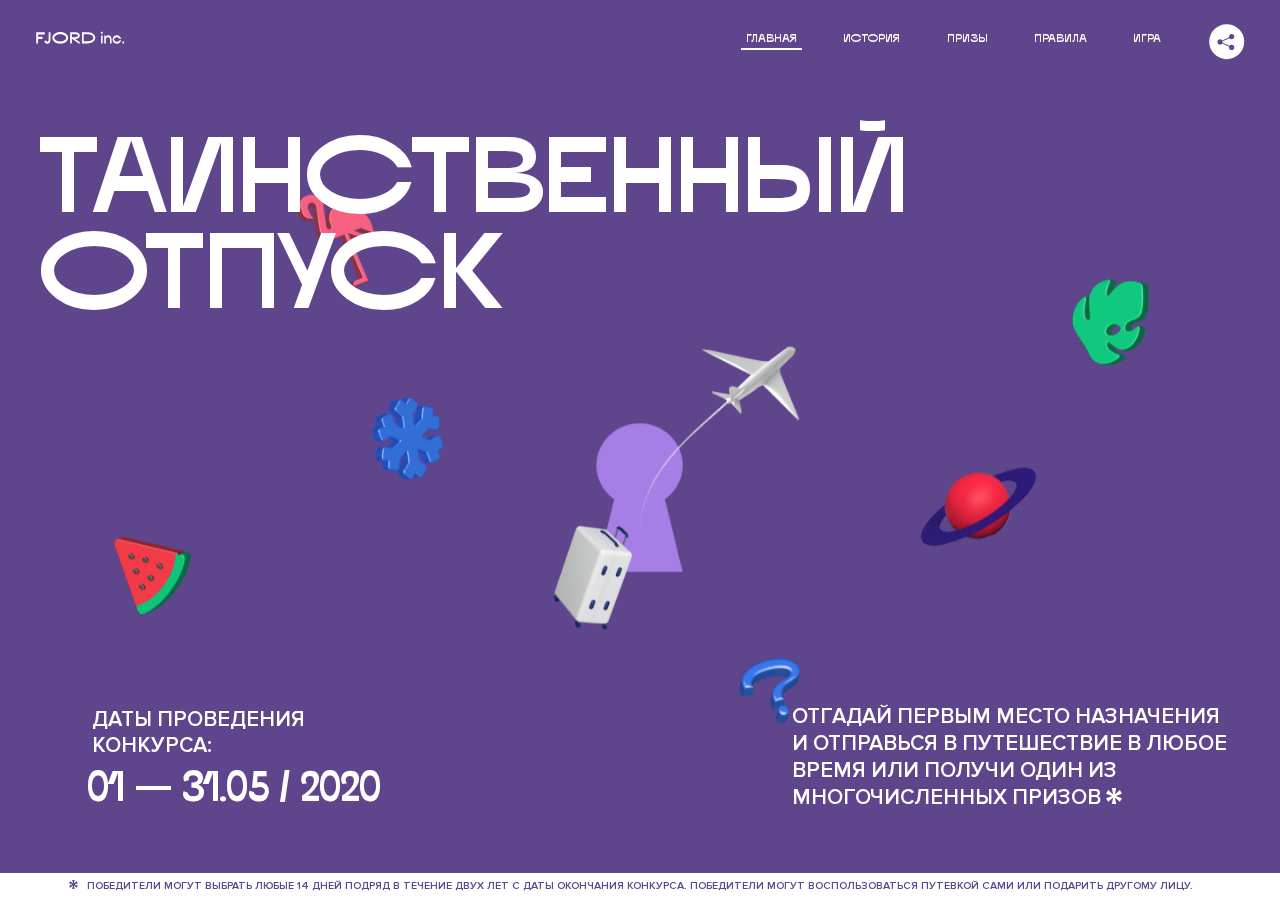
<file: 1/index.html>
<!DOCTYPE html>
<html lang="ru">
<head>
  <meta charset="UTF-8">
  <meta name="description" content="">
  <meta name="viewport" content="width=device-width, initial-scale=1.0">
  <meta http-equiv="X-UA-Compatible" content="ie=edge">
  <title>Mysterious Vacation</title>
<link href="css/style.min.css" rel="stylesheet">  <base href="https://htmlacademy-animation.github.io/1275669-magic-vacation-1/1/">
</head>
<body>

  <header class="page-header js-header">
    <div class="page-header__wrapper">
      <a href="#" class="page-header__logo" aria-label="Перейти на страницу FJORD.Inc">
        <svg width="100" height="15" viewBox="0 0 100 15" fill="none" xmlns="http://www.w3.org/2000/svg">
          <path d="M0.26 1.4V14H2.276V8.906H7.334V6.44H2.276V3.848H9.872V1.4H0.26ZM12.733 14.36C15.127 14.36 16.243 12.65 16.243 9.5V1.4H14.263V8.96C14.263 11.21 13.723 11.876 12.733 11.876C11.833 11.876 11.473 11.3 11.347 10.58L9.36702 10.94C9.63702 13.046 10.663 14.36 12.733 14.36ZM18.3918 7.7C18.3918 11.372 22.3878 14.36 27.3198 14.36C32.2518 14.36 36.2478 11.372 36.2478 7.7C36.2478 4.028 32.2518 1.04 27.3198 1.04C22.3878 1.04 18.3918 4.028 18.3918 7.7ZM20.6058 7.7C20.6058 5.378 23.6118 3.524 27.3198 3.524C30.9918 3.524 33.9798 5.378 33.9798 7.7C33.9798 10.004 30.9918 11.858 27.3198 11.858C23.6118 11.858 20.6058 10.004 20.6058 7.7ZM40.403 14V8.906H40.799L49.079 14.702V12.38L44.039 8.906H44.201C47.999 8.906 49.277 7.304 49.277 5.162C49.277 3.092 47.999 1.4 44.201 1.4H38.387V14H40.403ZM43.535 3.722C45.785 3.722 47.045 4.136 47.045 5.432C47.045 6.764 45.785 7.034 43.535 7.034H40.403V3.722H43.535ZM51.6936 1.382V14H57.8676C62.7456 14 66.7236 11.534 66.7236 7.7C66.7236 3.848 62.7456 1.382 57.8676 1.382H51.6936ZM53.7096 11.624V3.722H57.5436C61.5396 3.722 64.4916 5.018 64.4916 7.7C64.4916 10.238 61.5396 11.624 57.5436 11.624H53.7096ZM73.1832 14.018H74.9832V5H73.1832V14.018ZM72.9132 1.976C72.9132 2.57 73.3992 3.092 74.0832 3.092C74.7492 3.092 75.2352 2.57 75.2352 1.976C75.2352 1.382 74.7672 0.805999 74.0832 0.805999C73.3812 0.805999 72.9132 1.382 72.9132 1.976ZM76.7867 14H78.5687V9.104C78.7487 8.006 79.5947 6.962 81.0887 6.962C82.1147 6.962 83.2667 7.448 83.2667 9.554V14H85.0487V9.014C85.0487 6.152 83.2307 4.73 81.3587 4.73C79.9187 4.73 79.0727 5.558 78.5687 6.854V5H76.7867V14ZM90.9898 14.27C93.5098 14.27 95.3818 12.506 95.7238 10.328H94.0498C93.7258 11.3 92.6998 12.02 90.9898 12.02C88.8478 12.02 87.7678 10.922 87.7678 9.59C87.7678 8.24 88.8478 6.962 90.9898 6.962C92.7538 6.962 93.7978 7.844 94.0858 8.924H95.7418C95.4358 6.71 93.6178 4.73 90.9898 4.73C88.0918 4.73 86.1298 7.124 86.1298 9.59C86.1298 12.074 88.1278 14.27 90.9898 14.27ZM97.0693 12.938C97.0693 13.658 97.5553 14.144 98.2753 14.144C98.9953 14.144 99.4813 13.658 99.4813 12.938C99.4813 12.2 98.9953 11.714 98.2753 11.714C97.5553 11.714 97.0693 12.2 97.0693 12.938Z" fill="currentColor"></path>
        </svg>
      </a>
      <button class="page-header__toggler js-menu-toggler" type="button" aria-label="Управление мобильным меню"><span>Меню</span></button>
      <nav class="page-header__nav">
        <div class="page-header__menu js-menu" id="menu">
          <ul>
            <li>
              <a class="js-menu-link active" href="#top" data-href="top">главная</a>
            </li>
            <li>
              <a class="js-menu-link" href="#story" data-href="story">история</a>
            </li>
            <li>
              <a class="js-menu-link" href="#prizes" data-href="prizes">призы</a>
            </li>
            <li>
              <a class="js-menu-link" href="#rules" data-href="rules">правила</a>
            </li>
            <li>
              <a class="js-menu-link" href="#game" data-href="game">игра</a>
            </li>
          </ul>
        </div>
        <div class="page-header__social">
          <div class="social-block js-social-block">
            <button class="social-block__toggler" aria-label="Управлять блоком с социальными кнопками">
              <svg width="26" height="22" viewBox="0 0 27 22" fill="none" xmlns="http://www.w3.org/2000/svg">
                <path d="M19.6721 7.43664C21.6273 7.43664 23.213 5.85095 23.213 3.89566C23.213 1.94037 21.6273 0.354675 19.6721 0.354675C17.7168 0.354675 16.1311 1.94037 16.1311 3.89566C16.1311 4.19968 16.1728 4.49178 16.2458 4.77345L7.21751 8.95527C6.57519 8.05214 5.52303 7.46049 4.33078 7.46049C2.37549 7.46049 0.789795 9.04618 0.789795 11.0015C0.789795 12.9568 2.37549 14.5425 4.33078 14.5425C5.52303 14.5425 6.57668 13.9508 7.21751 13.0477L16.2458 17.2295C16.1743 17.5112 16.1311 17.8033 16.1311 18.1073C16.1311 20.0626 17.7168 21.6483 19.6721 21.6483C21.6273 21.6483 23.213 20.0626 23.213 18.1073C23.213 16.152 21.6273 14.5663 19.6721 14.5663C18.4798 14.5663 17.4262 15.158 16.7853 16.0611L7.75701 11.8793C7.82854 11.5976 7.87176 11.3055 7.87176 11.0015C7.87176 10.6974 7.83003 10.4053 7.75701 10.1237L16.7853 5.94186C17.4262 6.84499 18.4783 7.43664 19.6721 7.43664Z" fill="currentColor"></path>
              </svg>
            </button>
            <ul class="social-block__list">
              <li>
                <a class="social-block__link social-block__link--fb" href="#" aria-label="Мы на Facebook">
                  <svg width="8" height="17" viewBox="0 0 8 17" fill="none" xmlns="http://www.w3.org/2000/svg">
                    <path d="M4.24646 16.9899H1.09275L1.05793 8.49828H0V5.30707H1.05793V3.81124C1.05793 1.42084 2.57654 0 5.21735 0H7.41758V3.18585H5.30841C4.28262 3.18585 4.2478 3.48582 4.2478 4.24914V5.30707H7.42964L7.16716 8.49828H4.2478V16.9899H4.24646Z" fill="currentColor"></path>
                  </svg>
                </a>
              </li>
              <li>
                <a class="social-block__link social-block__link--insta" href="#" aria-label="Мы в Instagram">
                  <svg width="15" height="15" viewBox="0 0 15 15" fill="none" xmlns="http://www.w3.org/2000/svg">
                    <path d="M11.0197 0H4.19806C2.14246 0 0.471191 1.66993 0.471191 3.72285V10.5499C0.471191 12.6082 2.14112 14.2727 4.19806 14.2727H11.0197C13.0753 14.2727 14.7466 12.6082 14.7466 10.5499V3.72285C14.7466 1.67127 13.0753 0 11.0197 0ZM11.0197 12.4849H4.19806C3.13076 12.4849 2.26432 11.6158 2.26432 10.5512V3.72419C2.26432 2.65956 3.13076 1.79715 4.19806 1.79715H11.0197C12.087 1.79715 12.9535 2.6609 12.9535 3.72419V10.5512C12.9535 11.6145 12.087 12.4849 11.0197 12.4849Z" fill="currentColor"></path>
                    <path d="M7.60887 3.11084C5.38989 3.11084 3.58203 4.9187 3.58203 7.14036C3.58203 9.35532 5.38989 11.1645 7.60887 11.1645C9.83053 11.1645 11.6357 9.35666 11.6357 7.14036C11.6357 4.9187 9.83053 3.11084 7.60887 3.11084ZM7.60887 9.36871C6.37551 9.36871 5.37784 8.37372 5.37784 7.14036C5.37784 5.90699 6.37551 4.90665 7.60887 4.90665C8.83822 4.90665 9.84259 5.90833 9.84259 7.14036C9.84392 8.37238 8.83822 9.36871 7.60887 9.36871Z" fill="currentColor"></path>
                    <path d="M11.3573 2.35962C10.8256 2.35962 10.3931 2.79752 10.3931 3.32381C10.3931 3.85546 10.8256 4.29336 11.3573 4.29336C11.8862 4.29336 12.3215 3.85546 12.3215 3.32381C12.3215 2.79752 11.8862 2.35962 11.3573 2.35962Z" fill="currentColor"></path>
                  </svg>
                </a>
              </li>
              <li>
                <a class="social-block__link social-block__link--vk" href="#" aria-label="Мы ВКонтакте">
                  <svg width="17" height="10" viewBox="0 0 17 10" fill="none" xmlns="http://www.w3.org/2000/svg">
                    <path d="M14.1234 4.9002C14.1234 4.9002 16.3623 1.72708 16.5866 0.680242C16.6595 0.312285 16.4947 0.103188 16.1069 0.103188C16.1069 0.103188 14.8193 0.103188 14.168 0.103188C13.7235 0.103188 13.5587 0.293278 13.4235 0.579768C13.4235 0.579768 12.3724 2.82553 11.0969 4.24712C10.6861 4.70333 10.4781 4.84318 10.2511 4.84318C10.0646 4.84318 9.98625 4.6911 9.98625 4.27834V0.649016C9.98625 0.147997 9.92545 0.00135496 9.5066 0.00135496H6.39628C6.15578 0.00135496 6.0085 0.134417 6.0085 0.324506C6.0085 0.801084 6.73406 0.908351 6.73406 2.20231V4.87305C6.73406 5.40529 6.70569 5.61575 6.45303 5.61575C5.78016 5.61575 4.19528 3.30618 3.30623 0.678887C3.12923 0.145282 2.93737 0 2.43475 0H0.486409C0.205373 0 0 0.190085 0 0.476576C0 0.991172 0.60666 3.40801 2.99277 6.64358C4.59927 8.8201 6.70569 10 8.60269 10C9.76196 10 10.0416 9.80312 10.0416 9.31432V7.63883C10.0416 7.22607 10.2065 7.04956 10.4429 7.04956C10.7078 7.04956 11.1847 7.13238 12.2805 8.22268C13.5843 9.47862 13.6762 10 14.3896 10H16.5676C16.7919 10 17 9.89273 17 9.52342C17 9.02919 16.3623 8.15343 15.384 7.10659C14.9801 6.56755 14.3302 5.98914 14.1248 5.72301C13.8275 5.40801 13.9154 5.23014 14.1234 4.9002Z" fill="currentColor"></path>
                  </svg>
                </a>
              </li>
            </ul>
          </div>
        </div>
      </nav>
    </div>
  </header>

  <main class="page-content">

    <section class="animation-screen"></section>

    <section class="screen screen--hidden screen--intro" id="top">
      <div class="screen__wrapper">
        <div class="intro">
          <h1 class="intro__title">Таинственный отпуск</h1>
          <div class="intro__content">
            <div class="intro__info">
              <p class="intro__label">Даты проведения конкурса:</p>
              <p class="intro__date">01 — 31.05 / 2020</p>
            </div>
            <div class="intro__message">
              <p>
                Отгадай первым место назначения и&nbsp;отправься в&nbsp;путешествие в&nbsp;любое время или получи один из многочисленных призов
                <svg width="16" height="16" viewBox="0 0 10 10" fill="none" xmlns="http://www.w3.org/2000/svg">
                  <path d="M0 6.35337L3.90271 4.99012L0 3.64663L1.34615 1.32374L4.44287 4.01073L3.67364 0H6.34615L5.57692 4.01073L8.65385 1.32374L10 3.64663L6.13405 4.99012L10 6.35337L8.65385 8.65651L5.57692 5.98927L6.34615 10H3.67364L4.44287 5.96952L1.34615 8.65651L0 6.35337Z" fill="currentColor"></path>
                </svg>
              </p>
            </div>
          </div>
        </div>
      </div>
      <div class="screen__footer js-footer">
        <button class="screen__footer-enlarge js-footer-toggler" type="button" aria-label="Показать сообщение">
          <svg width="10" height="10" viewBox="0 0 10 10" fill="none" xmlns="http://www.w3.org/2000/svg">
            <path d="M0 6.35337L3.90271 4.99012L0 3.64663L1.34615 1.32374L4.44287 4.01073L3.67364 0H6.34615L5.57692 4.01073L8.65385 1.32374L10 3.64663L6.13405 4.99012L10 6.35337L8.65385 8.65651L5.57692 5.98927L6.34615 10H3.67364L4.44287 5.96952L1.34615 8.65651L0 6.35337Z" fill="currentColor"></path>
          </svg>
        </button>
        <button class="screen__footer-collapse js-footer-toggler" type="button" aria-label="Скрыть сообщение">
          <svg width="13" height="13" viewBox="0 0 13 13" fill="none" xmlns="http://www.w3.org/2000/svg">
            <line x1="12.3536" y1="0.353553" x2="0.738349" y2="11.9688" stroke="currentColor"></line>
            <line x1="0.738319" y1="0.539925" x2="12.3535" y2="12.1551" stroke="currentColor"></line>
          </svg>
        </button>
        <div class="screen__footer-wrapper">
          <div class="screen__footer-announce">
            <p class="screen__footer-label">Даты проведения конкурса:</p>
            <p class="screen__footer-date">01 — 31.05 / 2020</p>
          </div>
          <div class="screen__footer-note">
            <p>
              <svg width="10" height="10" viewBox="0 0 10 10" fill="none" xmlns="http://www.w3.org/2000/svg">
                <path d="M0 6.35337L3.90271 4.99012L0 3.64663L1.34615 1.32374L4.44287 4.01073L3.67364 0H6.34615L5.57692 4.01073L8.65385 1.32374L10 3.64663L6.13405 4.99012L10 6.35337L8.65385 8.65651L5.57692 5.98927L6.34615 10H3.67364L4.44287 5.96952L1.34615 8.65651L0 6.35337Z" fill="currentColor"></path>
              </svg>
              <span>Победители могут выбрать любые 14 дней подряд в&nbsp;течение двух лет с&nbsp;даты окончания конкурса. Победители могут воспользоваться путевкой сами или подарить другому лицу.</span>
            </p>
          </div>
        </div>
      </div>
    </section>

    <section class="screen screen--hidden screen--story" id="story">

      <div class="slider swiper-container js-slider">

        <div class="swiper-wrapper">

          <div class="slider__item swiper-slide">
            <h2 class="slider__item-title">История</h2>
            <p class="slider__item-text">Джеймс Таргет был основателем компании &laquo;Fjord Inc.&raquo;. С&nbsp;1965 года &laquo;Fjord Inc.&raquo; прославилась надёжными и&nbsp;удобными чемоданами и&nbsp;аксессуарами для туристов.</p>
          </div>

          <div class="slider__item swiper-slide">
            <p class="slider__item-text">Когда Джеймсу было 7&nbsp;лет, в&nbsp;их&nbsp;доме гостил дядюшка и&nbsp;развлекал детей рассказами о&nbsp;своей поездке в&nbsp;место, показавшееся малышу Таргету невероятным. Тогда Джеймс решил, что однажды посетит его, но&nbsp;не&nbsp;будет рассказывать о&nbsp;мечте, пока не&nbsp;осуществит.</p>
          </div>

          <div class="slider__item swiper-slide">
            <p class="slider__item-text">Джеймс Таргет стал увлеченным путешественником. Он&nbsp;посетил 5&nbsp;континентов, 126&nbsp;стран.</p>
          </div>

          <div class="slider__item swiper-slide">
            <p class="slider__item-text">Он&nbsp;сплавлялся по&nbsp;Амазонке и&nbsp;погружался в&nbsp;пещеры Франции, медитировал в&nbsp;горах Тибета и&nbsp;пожимал руку вождя племени Акугауа.</p>
          </div>

          <div class="slider__item swiper-slide">
            <p class="slider__item-text">Из&nbsp;своих поездок Джеймс Таргет привозил идеи, как сделать свои чемоданы &laquo;Fjord Inc.&raquo; удобными и&nbsp;приспособленными к&nbsp;разным дорожным условиям.</p>
          </div>

          <div class="slider__item swiper-slide">
            <p class="slider__item-text">Всё это время Джеймс не&nbsp;оставлял идею поездки своей мечты. Однако, как только он&nbsp;брался за&nbsp;планирование, возникали препятствия, не&nbsp;позволяющие отправиться туда.</p>
          </div>

          <div class="slider__item swiper-slide">
            <p class="slider__item-text">В&nbsp;возрасте 67&nbsp;лет Джеймс Таргет попал под лавину и&nbsp;погиб. В&nbsp;своём завещании он&nbsp;поручил отправить в&nbsp;заветное путешествие трёх смельчаков, единых с&nbsp;ним духом.</p>
          </div>

          <div class="slider__item swiper-slide">
            <p class="slider__item-text">Тех, кто сможет узнать таинственное место, задавая вопросы специально обученному ИИ&nbsp;&laquo;Соне&raquo;, ждет фантастическое путешествие.</p>
          </div>
        </div>
        <div class="slider__controls">
          <button class="slider__control slider__control--prev js-control-prev" type="button" aria-label="Показать предыдущую историю">
            <svg width="12" height="22" viewBox="0 0 12 22" fill="none" xmlns="http://www.w3.org/2000/svg">
              <path d="M11 1L1 11L11 21" stroke="currentColor" stroke-width="2" stroke-linejoin="round"></path>
            </svg>
          </button>
          <button class="slider__control slider__control--next js-control-next" type="button" aria-label="Показать следующую историю">
            <svg width="12" height="22" viewBox="0 0 12 22" fill="none" xmlns="http://www.w3.org/2000/svg">
              <path d="M1 1L11 11L1 21" stroke="currentColor" stroke-width="2" stroke-linejoin="round"></path>
            </svg>
          </button>
        </div>
        <div class="slider__pagination swiper-pagination"></div>
      </div>
    </section>

    <section class="screen screen--hidden screen--prizes" id="prizes">
      <div class="screen__wrapper">
        <div class="prizes">
          <h2 class="prizes__title">ПРизы</h2>
          <div class="prizes__lead">
            <p>Найди ответ и&nbsp;получи один из&nbsp;призов:</p>
          </div>
          <ul class="prizes__list">
            <li class="prizes__item prizes__item--journeys">
              <div class="prizes__icon">
                <picture>
                  <source srcset="img/prize1-mob.svg" media="(orientation: portrait)">
                  <img src="img/prize1.svg" alt="">
                </picture>
              </div>
              <p class="prizes__desc">
                <b>3</b>
                <span>загадочных путешествия</span>
              </p>
            </li>
            <li class="prizes__item prizes__item--cases">
              <div class="prizes__icon">
                <picture>
                  <source srcset="img/prize2-mob.svg" media="(orientation: portrait)">
                  <img src="img/prize2.svg" alt="">
                </picture>
              </div>
              <p class="prizes__desc">
                <b>7</b>
                <span>надежных чемоданов</span>
              </p>
            </li>
            <li class="prizes__item prizes__item--codes">
              <div class="prizes__icon">
                <picture>
                  <source srcset="img/prize3-mob.svg" media="(orientation: portrait)">
                  <img src="img/prize3.svg" alt="">
                </picture>
              </div>
              <p class="prizes__desc">
                <b>900</b>
                <span>
                  промокодов на&nbsp;скидку 15%
                  <svg width="10" height="10" viewBox="0 0 10 10" fill="none" xmlns="http://www.w3.org/2000/svg">
                    <path d="M0 6.35337L3.90271 4.99012L0 3.64663L1.34615 1.32374L4.44287 4.01073L3.67364 0H6.34615L5.57692 4.01073L8.65385 1.32374L10 3.64663L6.13405 4.99012L10 6.35337L8.65385 8.65651L5.57692 5.98927L6.34615 10H3.67364L4.44287 5.96952L1.34615 8.65651L0 6.35337Z" fill="currentColor"></path>
                  </svg>
                </span>
              </p>
            </li>
          </ul>
        </div>
      </div>
      <div class="screen__footer js-footer">
        <button class="screen__footer-enlarge js-footer-toggler" type="button" aria-label="Показать сообщение">
          <svg width="10" height="10" viewBox="0 0 10 10" fill="none" xmlns="http://www.w3.org/2000/svg">
            <path d="M0 6.35337L3.90271 4.99012L0 3.64663L1.34615 1.32374L4.44287 4.01073L3.67364 0H6.34615L5.57692 4.01073L8.65385 1.32374L10 3.64663L6.13405 4.99012L10 6.35337L8.65385 8.65651L5.57692 5.98927L6.34615 10H3.67364L4.44287 5.96952L1.34615 8.65651L0 6.35337Z" fill="currentColor"></path>
          </svg>
        </button>
        <button class="screen__footer-collapse js-footer-toggler" type="button" aria-label="Скрыть сообщение">
          <svg width="13" height="13" viewBox="0 0 13 13" fill="none" xmlns="http://www.w3.org/2000/svg">
            <line x1="12.3536" y1="0.353553" x2="0.738349" y2="11.9688" stroke="currentColor"></line>
            <line x1="0.738319" y1="0.539925" x2="12.3535" y2="12.1551" stroke="currentColor"></line>
          </svg>
        </button>
        <div class="screen__footer-wrapper">
          <div class="screen__footer-announce">
            <p class="screen__footer-label">Даты проведения конкурса:</p>
            <p class="screen__footer-date">01 — 31.05 / 2020</p>
          </div>
          <div class="screen__footer-note">
            <p>
              <svg width="10" height="10" viewBox="0 0 10 10" fill="none" xmlns="http://www.w3.org/2000/svg">
                <path d="M0 6.35337L3.90271 4.99012L0 3.64663L1.34615 1.32374L4.44287 4.01073L3.67364 0H6.34615L5.57692 4.01073L8.65385 1.32374L10 3.64663L6.13405 4.99012L10 6.35337L8.65385 8.65651L5.57692 5.98927L6.34615 10H3.67364L4.44287 5.96952L1.34615 8.65651L0 6.35337Z" fill="currentColor"></path>
              </svg>
              <span>Скидка&nbsp;15% на&nbsp;единоразовое приобретение путёвки с&nbsp;1&nbsp;июня 2020 по&nbsp;31&nbsp;мая 2022&nbsp;года. Суммируется с&nbsp;другими акциями</span>
            </p>
          </div>
        </div>
      </div>
    </section>

    <section class="screen screen--hidden screen--rules" id="rules">
      <div class="screen__wrapper">
        <div class="rules">
          <h2 class="rules__title">Правила</h2>
          <div class="rules__lead">
            <p>Для того чтобы получить наследство Джеймса Таргета, тебе нужно выведать у&nbsp;&laquo;Сони&raquo;, куда предстоит отправиться тебе в&nbsp;случае победы</p>
          </div>
          <ol class="rules__list">
            <li class="rules__item">
              <p>Тебе отводится <br>5&nbsp;минут</p>
            </li>
            <li class="rules__item">
              <p>Задавай любые вопросы в&nbsp;текстовом поле</p>
            </li>
            <li class="rules__item">
              <p>Нажимай кнопку &laquo;Узнать&raquo;, чтобы получить ответ</p>
            </li>
            <li class="rules__item">
              <p>&laquo;Соня&raquo; может отвечать только&nbsp;Да или Нет</p>
            </li>
          </ol>
          <a href="#game" class="rules__link btn">Погнали!</a>
        </div>
      </div>
      <div class="screen__disclaimer">
        <div class="disclaimer">
          <ul>
            <li>
              <a href="#">Правовая информация</a>
            </li>
            <li>
              <a href="#">Подробные правила</a>
            </li>
          </ul>
        </div>
      </div>
    </section>

    <section class="screen screen--hidden screen--game" id="game">
      <div class="screen__wrapper">
        <div class="game">
          <div class="game__header">
            <h2 class="game__title">Игра</h2>
            <div class="game__counter">
              <span>05</span>:<span>00</span>
            </div>
          </div>
          <div class="game__body">
            <div class="chat">
              <div class="chat__body js-chat">
                <ul class="chat__list" id="messages"></ul>
              </div>
              <div class="chat__footer">
                <form action="#" method="post" class="form" id="message-form">
                  <label for="message-field" class="visually-hidden">Поле для ввода вопроса</label>
                  <input type="text" class="form__field" id="message-field">
                  <button class="form__button btn">
                    Узнать
                    <svg width="18" height="19" viewBox="0 0 18 19" fill="none" xmlns="http://www.w3.org/2000/svg">
                      <path stroke="currentColor" stroke-width="2" d="M9 19V1"></path>
                      <path d="M1 9l8-8 8 8" stroke="currentColor" stroke-width="2" stroke-linejoin="round"></path>
                    </svg>
                  </button>
                </form>
              </div>
            </div>
          </div>
          <!-- временные кнопки для показа результата -->
          <div class="game__buttons">
            <button class="game__button btn js-show-result" type="button" data-target="result">Положительный результат</button>
            <button class="game__button btn js-show-result" type="button" data-target="result2">Положительный результат - 2</button>
            <button class="game__button btn js-show-result" type="button" data-target="result3">Отрицательный результат</button>
          </div>
        </div>
      </div>
    </section>

    <section class="screen screen--hidden screen--result" id="result">
      <div class="screen__wrapper">
        <div class="result result--trip">
          <div class="result__image">
            <picture>
              <source srcset="img/result1-mob.png 1x, img/result1-mob@2x.png 2x" media="(max-width: 768px) and (orientation: portrait)">
              <img src="img/result1.png" srcset="img/result1@2x.png 2x" alt="">
            </picture>
          </div>
          <h2 class="result__title">
            <span class="visually-hidden">ПОбеда!</span>
            <svg xmlns="http://www.w3.org/2000/svg" viewBox="0 0 568.85 109.24">
              <path d="M16,24.44V92H2.6V8H75V92H61.52V24.44H16Z" transform="translate(-2.1 -1.5)" fill="none" stroke="currentColor"></path>
              <path d="M148.76,5.6c32.88,0,59.52,19.92,59.52,44.4s-26.64,44.4-59.52,44.4S89.24,74.48,89.24,50,115.88,5.6,148.76,5.6Zm0,72.12c24.48,0,44.4-12.36,44.4-27.72s-19.92-27.84-44.4-27.84C124,22.16,104,34.52,104,50S124,77.72,148.76,77.72Z" transform="translate(-2.1 -1.5)" fill="none" stroke="currentColor"></path>
              <path d="M287.36,8V24.44H236v14.4h25.32c25.44,0,34,11.16,34,26.52,0,15.6-8.52,26.64-34,26.64H222.56V8h64.8ZM256.88,76.52c15.12,0,23.52-2,23.52-11.52S272,54.44,256.88,54.44H236V76.52h20.88Z" transform="translate(-2.1 -1.5)" fill="none" stroke="currentColor"></path>
              <path d="M371.47,8V24.44H320.84V41.6h33.6V58h-33.6V75.56h50.64V92H307.4V8h64.08Z" transform="translate(-2.1 -1.5)" fill="none" stroke="currentColor"></path>
              <path d="M382.39,110.24V75.56h7.44c4.56-4.68,7.8-18.36,8.76-56L399,8h48.6V75.56h10v34.68H442.87V92H397v18.24H382.39Zm51.72-34.68V24.44H411.55v3.12c-0.48,22.44-3.24,37.68-7.2,48h29.76Z" transform="translate(-2.1 -1.5)" fill="none" stroke="currentColor"></path>
              <path d="M463.75,92l28-84h27.12l28.08,84H533.47l-7.8-23.52h-37.8L480.07,92H463.75Zm56.64-40L507,11.84,493.51,52h26.88Z" transform="translate(-2.1 -1.5)" fill="none" stroke="currentColor"></path>
              <path d="M554.12,70.4L555.55,2H569l1.44,68.4H554.12Zm8.28,6.36c4.8,0,8,3.24,8,8.16a8,8,0,1,1-16.08,0C554.35,80,557.59,76.76,562.39,76.76Z" transform="translate(-2.1 -1.5)" fill="none" stroke="currentColor"></path>
            </svg>
          </h2>
          <div class="result__text">
            <p>ты&nbsp;отправляешься в&nbsp;Арктику!</p>
          </div>
          <div class="result__form">
            <form action="#" method="post" class="form form--result">
              <label for="email-field" class="form__label">зарегистрируй результат</label>
              <input type="email" class="form__field" id="email-field" placeholder="e-mail для регистации результата и получения приза" required="">
              <button class="form__button btn">
                отправить
                <svg width="18" height="19" viewBox="0 0 18 19" fill="none" xmlns="http://www.w3.org/2000/svg">
                  <path stroke="currentColor" stroke-width="2" d="M9 19V1"></path>
                  <path d="M1 9l8-8 8 8" stroke="currentColor" stroke-width="2" stroke-linejoin="round"></path>
                </svg>
              </button>
            </form>
          </div>
        </div>
      </div>
    </section>

    <section class="screen screen--hidden screen--result" id="result2">
      <div class="screen__wrapper">
        <div class="result result--prize">
          <div class="result__image">
            <picture>
              <source srcset="img/result2-mob.png 1x, img/result2-mob@2x.png 2x" media="(max-width: 768px) and (orientation: portrait)">
              <img src="img/result2.png" srcset="img/result2@2x.png 2x" alt="">
            </picture>
          </div>
          <h2 class="result__title">
            <span class="visually-hidden">ПОбеда!</span>
            <svg xmlns="http://www.w3.org/2000/svg" viewBox="0 0 568.85 109.24">
              <path d="M16,24.44V92H2.6V8H75V92H61.52V24.44H16Z" transform="translate(-2.1 -1.5)" fill="none" stroke="currentColor"></path>
              <path d="M148.76,5.6c32.88,0,59.52,19.92,59.52,44.4s-26.64,44.4-59.52,44.4S89.24,74.48,89.24,50,115.88,5.6,148.76,5.6Zm0,72.12c24.48,0,44.4-12.36,44.4-27.72s-19.92-27.84-44.4-27.84C124,22.16,104,34.52,104,50S124,77.72,148.76,77.72Z" transform="translate(-2.1 -1.5)" fill="none" stroke="currentColor"></path>
              <path d="M287.36,8V24.44H236v14.4h25.32c25.44,0,34,11.16,34,26.52,0,15.6-8.52,26.64-34,26.64H222.56V8h64.8ZM256.88,76.52c15.12,0,23.52-2,23.52-11.52S272,54.44,256.88,54.44H236V76.52h20.88Z" transform="translate(-2.1 -1.5)" fill="none" stroke="currentColor"></path>
              <path d="M371.47,8V24.44H320.84V41.6h33.6V58h-33.6V75.56h50.64V92H307.4V8h64.08Z" transform="translate(-2.1 -1.5)" fill="none" stroke="currentColor"></path>
              <path d="M382.39,110.24V75.56h7.44c4.56-4.68,7.8-18.36,8.76-56L399,8h48.6V75.56h10v34.68H442.87V92H397v18.24H382.39Zm51.72-34.68V24.44H411.55v3.12c-0.48,22.44-3.24,37.68-7.2,48h29.76Z" transform="translate(-2.1 -1.5)" fill="none" stroke="currentColor"></path>
              <path d="M463.75,92l28-84h27.12l28.08,84H533.47l-7.8-23.52h-37.8L480.07,92H463.75Zm56.64-40L507,11.84,493.51,52h26.88Z" transform="translate(-2.1 -1.5)" fill="none" stroke="currentColor"></path>
              <path d="M554.12,70.4L555.55,2H569l1.44,68.4H554.12Zm8.28,6.36c4.8,0,8,3.24,8,8.16a8,8,0,1,1-16.08,0C554.35,80,557.59,76.76,562.39,76.76Z" transform="translate(-2.1 -1.5)" fill="none" stroke="currentColor"></path>
            </svg>
          </h2>
          <div class="result__text">
            <p>чемодан &laquo;Fjord&nbsp;Inc.&raquo;&nbsp;твой</p>
          </div>
          <div class="result__form">
            <form action="#" method="post" class="form form--result">
              <label for="email-field2" class="form__label">зарегистрируй результат</label>
              <input type="email" class="form__field" id="email-field2" placeholder="e-mail для регистации результата и получения приза" required="">
              <button class="form__button btn">
                отправить
                <svg width="18" height="19" viewBox="0 0 18 19" fill="none" xmlns="http://www.w3.org/2000/svg">
                  <path stroke="currentColor" stroke-width="2" d="M9 19V1"></path>
                  <path d="M1 9l8-8 8 8" stroke="currentColor" stroke-width="2" stroke-linejoin="round"></path>
                </svg>
              </button>
            </form>
          </div>
        </div>
      </div>
    </section>

    <section class="screen screen--hidden screen--result" id="result3">
      <div class="screen__wrapper">
        <div class="result result--negative">
          <div class="result__image">
            <picture>
              <source srcset="img/result3-mob.png 1x, img/result3-mob@2x.png 2x" media="(max-width: 768px) and (orientation: portrait)">
              <img src="img/result3.png" srcset="img/result3@2x.png 2x" alt="">
            </picture>
          </div>
          <h2 class="result__title">
            <span class="visually-hidden">Не угадал!</span>
            <svg xmlns="http://www.w3.org/2000/svg" viewBox="0 0 660.77 109.24">
              <path d="M2.66,92V8H16.1V42.2H53.3V8H66.74V92H53.3V58.64H16.1V92H2.66Z" transform="translate(-2.16 -1.5)" fill="none" stroke="currentColor"></path>
              <path d="M147.62,8V24.44H97V41.6h33.6V58H97V75.56h50.64V92H83.54V8h64.08Z" transform="translate(-2.16 -1.5)" fill="none" stroke="currentColor"></path>
              <path d="M199.22,8l20.52,42.36L235.34,8h16.44l-31,84H204.38l9.48-25.92L185.78,8h13.44Z" transform="translate(-2.16 -1.5)" fill="none" stroke="currentColor"></path>
              <path d="M273.74,24.44V92H260.3V8h50.16V24.44H273.74Z" transform="translate(-2.16 -1.5)" fill="none" stroke="currentColor"></path>
              <path d="M307.1,92l28-84h27.12l28.08,84H376.82L369,68.48h-37.8L323.42,92H307.1Zm56.64-40L350.3,11.84,336.86,52h26.88Z" transform="translate(-2.16 -1.5)" fill="none" stroke="currentColor"></path>
              <path d="M396.38,110.24V75.56h7.44c4.56-4.68,7.8-18.36,8.76-56L412.94,8h48.6V75.56h10v34.68H456.86V92H411v18.24H396.38ZM448.1,75.56V24.44H425.54v3.12c-0.48,22.44-3.24,37.68-7.2,48H448.1Z" transform="translate(-2.16 -1.5)" fill="none" stroke="currentColor"></path>
              <path d="M477.74,92l28-84h27.12L560.9,92H547.46l-7.8-23.52h-37.8L494.06,92H477.74Zm56.64-40-13.44-40.2L507.5,52h26.88Z" transform="translate(-2.16 -1.5)" fill="none" stroke="currentColor"></path>
              <path d="M568.7,76.88a13.77,13.77,0,0,0,5,1c6.6,0,10.44-6.24,12-58.32L586.22,8h46.2V92H619V24.44H598.82l-0.12,3.12C597.14,81,589,94.4,573.74,94.4a28.55,28.55,0,0,1-6.72-.84Z" transform="translate(-2.16 -1.5)" fill="none" stroke="currentColor"></path>
              <path d="M646.1,70.4L647.54,2H661l1.44,68.4H646.1Zm8.28,6.36c4.8,0,8,3.24,8,8.16a8,8,0,0,1-16.08,0C646.34,80,649.58,76.76,654.38,76.76Z" transform="translate(-2.16 -1.5)" fill="none" stroke="currentColor"></path>
            </svg>
          </h2>
          <button class="result__button js-play" type="button">
            не сдавайся!
            <span>
              <svg width="27" height="22" viewBox="0 0 27 22" fill="none" xmlns="http://www.w3.org/2000/svg">
                <path d="M10.6899 1.47998C5.42992 1.47998 1.16992 5.73998 1.16992 11C1.16992 16.26 5.42992 20.52 10.6899 20.52C15.9499 20.52 20.2099 16.26 20.2099 11V7.13998" stroke="currentColor" stroke-width="2" stroke-miterlimit="10"></path>
                <path d="M15.1099 12.5099L20.1499 7.13989L25.3099 12.6299" stroke="currentColor" stroke-width="2" stroke-miterlimit="10" stroke-linejoin="round"></path>
              </svg>
            </span>
          </button>
        </div>
      </div>
    </section>

  </main>

<script src="js/script.js"></script></body>
</html>
</file>
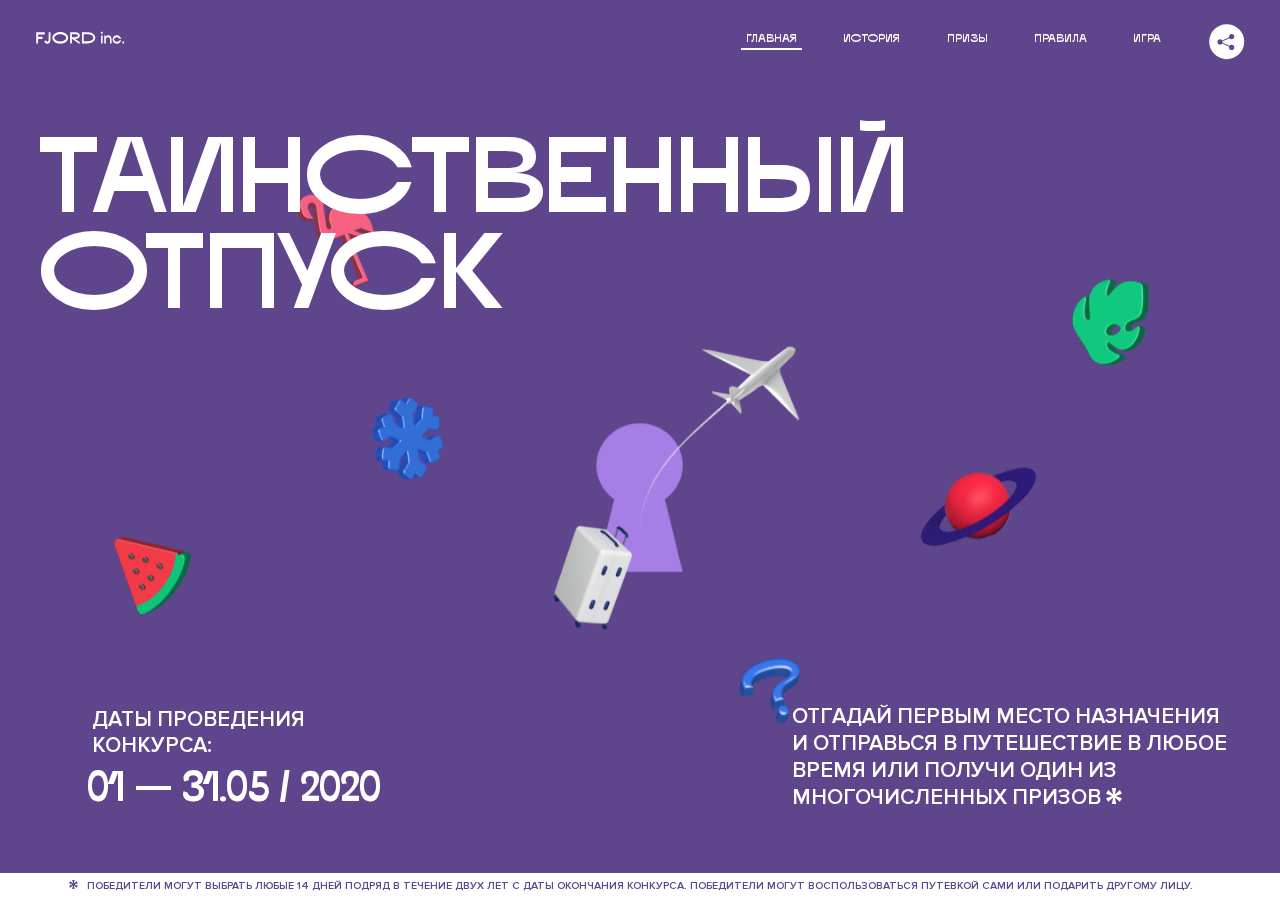
<file: 2/index.html>
<!DOCTYPE html>
<html lang="ru">
<head>
  <meta charset="UTF-8">
  <meta name="description" content="">
  <meta name="viewport" content="width=device-width, initial-scale=1.0">
  <meta http-equiv="X-UA-Compatible" content="ie=edge">
  <title>Mysterious Vacation</title>
<link href="css/style.min.css" rel="stylesheet">  <base href="https://htmlacademy-animation.github.io/1275669-magic-vacation-1/2/">
</head>
<body>

  <header class="page-header js-header">
    <div class="page-header__wrapper">
      <a href="#" class="page-header__logo" aria-label="Перейти на страницу FJORD.Inc">
        <svg width="100" height="15" viewBox="0 0 100 15" fill="none" xmlns="http://www.w3.org/2000/svg">
          <path d="M0.26 1.4V14H2.276V8.906H7.334V6.44H2.276V3.848H9.872V1.4H0.26ZM12.733 14.36C15.127 14.36 16.243 12.65 16.243 9.5V1.4H14.263V8.96C14.263 11.21 13.723 11.876 12.733 11.876C11.833 11.876 11.473 11.3 11.347 10.58L9.36702 10.94C9.63702 13.046 10.663 14.36 12.733 14.36ZM18.3918 7.7C18.3918 11.372 22.3878 14.36 27.3198 14.36C32.2518 14.36 36.2478 11.372 36.2478 7.7C36.2478 4.028 32.2518 1.04 27.3198 1.04C22.3878 1.04 18.3918 4.028 18.3918 7.7ZM20.6058 7.7C20.6058 5.378 23.6118 3.524 27.3198 3.524C30.9918 3.524 33.9798 5.378 33.9798 7.7C33.9798 10.004 30.9918 11.858 27.3198 11.858C23.6118 11.858 20.6058 10.004 20.6058 7.7ZM40.403 14V8.906H40.799L49.079 14.702V12.38L44.039 8.906H44.201C47.999 8.906 49.277 7.304 49.277 5.162C49.277 3.092 47.999 1.4 44.201 1.4H38.387V14H40.403ZM43.535 3.722C45.785 3.722 47.045 4.136 47.045 5.432C47.045 6.764 45.785 7.034 43.535 7.034H40.403V3.722H43.535ZM51.6936 1.382V14H57.8676C62.7456 14 66.7236 11.534 66.7236 7.7C66.7236 3.848 62.7456 1.382 57.8676 1.382H51.6936ZM53.7096 11.624V3.722H57.5436C61.5396 3.722 64.4916 5.018 64.4916 7.7C64.4916 10.238 61.5396 11.624 57.5436 11.624H53.7096ZM73.1832 14.018H74.9832V5H73.1832V14.018ZM72.9132 1.976C72.9132 2.57 73.3992 3.092 74.0832 3.092C74.7492 3.092 75.2352 2.57 75.2352 1.976C75.2352 1.382 74.7672 0.805999 74.0832 0.805999C73.3812 0.805999 72.9132 1.382 72.9132 1.976ZM76.7867 14H78.5687V9.104C78.7487 8.006 79.5947 6.962 81.0887 6.962C82.1147 6.962 83.2667 7.448 83.2667 9.554V14H85.0487V9.014C85.0487 6.152 83.2307 4.73 81.3587 4.73C79.9187 4.73 79.0727 5.558 78.5687 6.854V5H76.7867V14ZM90.9898 14.27C93.5098 14.27 95.3818 12.506 95.7238 10.328H94.0498C93.7258 11.3 92.6998 12.02 90.9898 12.02C88.8478 12.02 87.7678 10.922 87.7678 9.59C87.7678 8.24 88.8478 6.962 90.9898 6.962C92.7538 6.962 93.7978 7.844 94.0858 8.924H95.7418C95.4358 6.71 93.6178 4.73 90.9898 4.73C88.0918 4.73 86.1298 7.124 86.1298 9.59C86.1298 12.074 88.1278 14.27 90.9898 14.27ZM97.0693 12.938C97.0693 13.658 97.5553 14.144 98.2753 14.144C98.9953 14.144 99.4813 13.658 99.4813 12.938C99.4813 12.2 98.9953 11.714 98.2753 11.714C97.5553 11.714 97.0693 12.2 97.0693 12.938Z" fill="currentColor"></path>
        </svg>
      </a>
      <button class="page-header__toggler js-menu-toggler" type="button" aria-label="Управление мобильным меню"><span>Меню</span></button>
      <nav class="page-header__nav">
        <div class="page-header__menu js-menu" id="menu">
          <ul>
            <li>
              <a class="js-menu-link" href="#top" data-href="top">главная</a>
            </li>
            <li>
              <a class="js-menu-link" href="#story" data-href="story">история</a>
            </li>
            <li>
              <a class="js-menu-link" href="#prizes" data-href="prizes">призы</a>
            </li>
            <li>
              <a class="js-menu-link" href="#rules" data-href="rules">правила</a>
            </li>
            <li>
              <a class="js-menu-link" href="#game" data-href="game">игра</a>
            </li>
          </ul>
        </div>
        <div class="page-header__social">
          <div class="social-block js-social-block">
            <button class="social-block__toggler" aria-label="Управлять блоком с социальными кнопками">
              <svg width="26" height="22" viewBox="0 0 27 22" fill="none" xmlns="http://www.w3.org/2000/svg">
                <path d="M19.6721 7.43664C21.6273 7.43664 23.213 5.85095 23.213 3.89566C23.213 1.94037 21.6273 0.354675 19.6721 0.354675C17.7168 0.354675 16.1311 1.94037 16.1311 3.89566C16.1311 4.19968 16.1728 4.49178 16.2458 4.77345L7.21751 8.95527C6.57519 8.05214 5.52303 7.46049 4.33078 7.46049C2.37549 7.46049 0.789795 9.04618 0.789795 11.0015C0.789795 12.9568 2.37549 14.5425 4.33078 14.5425C5.52303 14.5425 6.57668 13.9508 7.21751 13.0477L16.2458 17.2295C16.1743 17.5112 16.1311 17.8033 16.1311 18.1073C16.1311 20.0626 17.7168 21.6483 19.6721 21.6483C21.6273 21.6483 23.213 20.0626 23.213 18.1073C23.213 16.152 21.6273 14.5663 19.6721 14.5663C18.4798 14.5663 17.4262 15.158 16.7853 16.0611L7.75701 11.8793C7.82854 11.5976 7.87176 11.3055 7.87176 11.0015C7.87176 10.6974 7.83003 10.4053 7.75701 10.1237L16.7853 5.94186C17.4262 6.84499 18.4783 7.43664 19.6721 7.43664Z" fill="currentColor"></path>
              </svg>
            </button>
            <ul class="social-block__list">
              <li>
                <a class="social-block__link social-block__link--fb" href="#" aria-label="Мы на Facebook">
                  <svg width="8" height="17" viewBox="0 0 8 17" fill="none" xmlns="http://www.w3.org/2000/svg">
                    <path d="M4.24646 16.9899H1.09275L1.05793 8.49828H0V5.30707H1.05793V3.81124C1.05793 1.42084 2.57654 0 5.21735 0H7.41758V3.18585H5.30841C4.28262 3.18585 4.2478 3.48582 4.2478 4.24914V5.30707H7.42964L7.16716 8.49828H4.2478V16.9899H4.24646Z" fill="currentColor"></path>
                  </svg>
                </a>
              </li>
              <li>
                <a class="social-block__link social-block__link--insta" href="#" aria-label="Мы в Instagram">
                  <svg width="15" height="15" viewBox="0 0 15 15" fill="none" xmlns="http://www.w3.org/2000/svg">
                    <path d="M11.0197 0H4.19806C2.14246 0 0.471191 1.66993 0.471191 3.72285V10.5499C0.471191 12.6082 2.14112 14.2727 4.19806 14.2727H11.0197C13.0753 14.2727 14.7466 12.6082 14.7466 10.5499V3.72285C14.7466 1.67127 13.0753 0 11.0197 0ZM11.0197 12.4849H4.19806C3.13076 12.4849 2.26432 11.6158 2.26432 10.5512V3.72419C2.26432 2.65956 3.13076 1.79715 4.19806 1.79715H11.0197C12.087 1.79715 12.9535 2.6609 12.9535 3.72419V10.5512C12.9535 11.6145 12.087 12.4849 11.0197 12.4849Z" fill="currentColor"></path>
                    <path d="M7.60887 3.11084C5.38989 3.11084 3.58203 4.9187 3.58203 7.14036C3.58203 9.35532 5.38989 11.1645 7.60887 11.1645C9.83053 11.1645 11.6357 9.35666 11.6357 7.14036C11.6357 4.9187 9.83053 3.11084 7.60887 3.11084ZM7.60887 9.36871C6.37551 9.36871 5.37784 8.37372 5.37784 7.14036C5.37784 5.90699 6.37551 4.90665 7.60887 4.90665C8.83822 4.90665 9.84259 5.90833 9.84259 7.14036C9.84392 8.37238 8.83822 9.36871 7.60887 9.36871Z" fill="currentColor"></path>
                    <path d="M11.3573 2.35962C10.8256 2.35962 10.3931 2.79752 10.3931 3.32381C10.3931 3.85546 10.8256 4.29336 11.3573 4.29336C11.8862 4.29336 12.3215 3.85546 12.3215 3.32381C12.3215 2.79752 11.8862 2.35962 11.3573 2.35962Z" fill="currentColor"></path>
                  </svg>
                </a>
              </li>
              <li>
                <a class="social-block__link social-block__link--vk" href="#" aria-label="Мы ВКонтакте">
                  <svg width="17" height="10" viewBox="0 0 17 10" fill="none" xmlns="http://www.w3.org/2000/svg">
                    <path d="M14.1234 4.9002C14.1234 4.9002 16.3623 1.72708 16.5866 0.680242C16.6595 0.312285 16.4947 0.103188 16.1069 0.103188C16.1069 0.103188 14.8193 0.103188 14.168 0.103188C13.7235 0.103188 13.5587 0.293278 13.4235 0.579768C13.4235 0.579768 12.3724 2.82553 11.0969 4.24712C10.6861 4.70333 10.4781 4.84318 10.2511 4.84318C10.0646 4.84318 9.98625 4.6911 9.98625 4.27834V0.649016C9.98625 0.147997 9.92545 0.00135496 9.5066 0.00135496H6.39628C6.15578 0.00135496 6.0085 0.134417 6.0085 0.324506C6.0085 0.801084 6.73406 0.908351 6.73406 2.20231V4.87305C6.73406 5.40529 6.70569 5.61575 6.45303 5.61575C5.78016 5.61575 4.19528 3.30618 3.30623 0.678887C3.12923 0.145282 2.93737 0 2.43475 0H0.486409C0.205373 0 0 0.190085 0 0.476576C0 0.991172 0.60666 3.40801 2.99277 6.64358C4.59927 8.8201 6.70569 10 8.60269 10C9.76196 10 10.0416 9.80312 10.0416 9.31432V7.63883C10.0416 7.22607 10.2065 7.04956 10.4429 7.04956C10.7078 7.04956 11.1847 7.13238 12.2805 8.22268C13.5843 9.47862 13.6762 10 14.3896 10H16.5676C16.7919 10 17 9.89273 17 9.52342C17 9.02919 16.3623 8.15343 15.384 7.10659C14.9801 6.56755 14.3302 5.98914 14.1248 5.72301C13.8275 5.40801 13.9154 5.23014 14.1234 4.9002Z" fill="currentColor"></path>
                  </svg>
                </a>
              </li>
            </ul>
          </div>
        </div>
      </nav>
    </div>
  </header>

  <main class="page-content">

    <section class="animation-screen"></section>

    <section class="screen screen--hidden screen--intro" id="top">
      <div class="screen__wrapper">
        <div class="intro">
          <h1 class="intro__title">Таинственный отпуск</h1>
          <div class="intro__content">
            <div class="intro__info">
              <p class="intro__label">Даты проведения конкурса:</p>
              <p class="intro__date">01 — 31.05 / 2020</p>
            </div>
            <div class="intro__message">
              <p>
                Отгадай первым место назначения и&nbsp;отправься в&nbsp;путешествие в&nbsp;любое время или получи один из многочисленных призов
                <svg width="16" height="16" viewBox="0 0 10 10" fill="none" xmlns="http://www.w3.org/2000/svg">
                  <path d="M0 6.35337L3.90271 4.99012L0 3.64663L1.34615 1.32374L4.44287 4.01073L3.67364 0H6.34615L5.57692 4.01073L8.65385 1.32374L10 3.64663L6.13405 4.99012L10 6.35337L8.65385 8.65651L5.57692 5.98927L6.34615 10H3.67364L4.44287 5.96952L1.34615 8.65651L0 6.35337Z" fill="currentColor"></path>
                </svg>
              </p>
            </div>
          </div>
        </div>
      </div>
      <div class="screen__footer js-footer">
        <button class="screen__footer-enlarge js-footer-toggler" type="button" aria-label="Показать сообщение">
          <svg width="10" height="10" viewBox="0 0 10 10" fill="none" xmlns="http://www.w3.org/2000/svg">
            <path d="M0 6.35337L3.90271 4.99012L0 3.64663L1.34615 1.32374L4.44287 4.01073L3.67364 0H6.34615L5.57692 4.01073L8.65385 1.32374L10 3.64663L6.13405 4.99012L10 6.35337L8.65385 8.65651L5.57692 5.98927L6.34615 10H3.67364L4.44287 5.96952L1.34615 8.65651L0 6.35337Z" fill="currentColor"></path>
          </svg>
        </button>
        <button class="screen__footer-collapse js-footer-toggler" type="button" aria-label="Скрыть сообщение">
          <svg width="13" height="13" viewBox="0 0 13 13" fill="none" xmlns="http://www.w3.org/2000/svg">
            <line x1="12.3536" y1="0.353553" x2="0.738349" y2="11.9688" stroke="currentColor"></line>
            <line x1="0.738319" y1="0.539925" x2="12.3535" y2="12.1551" stroke="currentColor"></line>
          </svg>
        </button>
        <div class="screen__footer-wrapper">
          <div class="screen__footer-announce">
            <p class="screen__footer-label">Даты проведения конкурса:</p>
            <p class="screen__footer-date">01 — 31.05 / 2020</p>
          </div>
          <div class="screen__footer-note">
            <p>
              <svg width="10" height="10" viewBox="0 0 10 10" fill="none" xmlns="http://www.w3.org/2000/svg">
                <path d="M0 6.35337L3.90271 4.99012L0 3.64663L1.34615 1.32374L4.44287 4.01073L3.67364 0H6.34615L5.57692 4.01073L8.65385 1.32374L10 3.64663L6.13405 4.99012L10 6.35337L8.65385 8.65651L5.57692 5.98927L6.34615 10H3.67364L4.44287 5.96952L1.34615 8.65651L0 6.35337Z" fill="currentColor"></path>
              </svg>
              <span>Победители могут выбрать любые 14 дней подряд в&nbsp;течение двух лет с&nbsp;даты окончания конкурса. Победители могут воспользоваться путевкой сами или подарить другому лицу.</span>
            </p>
          </div>
        </div>
      </div>
    </section>

    <section class="screen screen--hidden screen--story" id="story">

      <div class="slider swiper-container js-slider">

        <div class="swiper-wrapper">

          <div class="slider__item swiper-slide">
            <h2 class="slider__item-title">История</h2>
            <p class="slider__item-text">Джеймс Таргет был основателем компании &laquo;Fjord Inc.&raquo;. С&nbsp;1965 года &laquo;Fjord Inc.&raquo; прославилась надёжными и&nbsp;удобными чемоданами и&nbsp;аксессуарами для туристов.</p>
          </div>

          <div class="slider__item swiper-slide">
            <p class="slider__item-text">Когда Джеймсу было 7&nbsp;лет, в&nbsp;их&nbsp;доме гостил дядюшка и&nbsp;развлекал детей рассказами о&nbsp;своей поездке в&nbsp;место, показавшееся малышу Таргету невероятным. Тогда Джеймс решил, что однажды посетит его, но&nbsp;не&nbsp;будет рассказывать о&nbsp;мечте, пока не&nbsp;осуществит.</p>
          </div>

          <div class="slider__item swiper-slide">
            <p class="slider__item-text">Джеймс Таргет стал увлеченным путешественником. Он&nbsp;посетил 5&nbsp;континентов, 126&nbsp;стран.</p>
          </div>

          <div class="slider__item swiper-slide">
            <p class="slider__item-text">Он&nbsp;сплавлялся по&nbsp;Амазонке и&nbsp;погружался в&nbsp;пещеры Франции, медитировал в&nbsp;горах Тибета и&nbsp;пожимал руку вождя племени Акугауа.</p>
          </div>

          <div class="slider__item swiper-slide">
            <p class="slider__item-text">Из&nbsp;своих поездок Джеймс Таргет привозил идеи, как сделать свои чемоданы &laquo;Fjord Inc.&raquo; удобными и&nbsp;приспособленными к&nbsp;разным дорожным условиям.</p>
          </div>

          <div class="slider__item swiper-slide">
            <p class="slider__item-text">Всё это время Джеймс не&nbsp;оставлял идею поездки своей мечты. Однако, как только он&nbsp;брался за&nbsp;планирование, возникали препятствия, не&nbsp;позволяющие отправиться туда.</p>
          </div>

          <div class="slider__item swiper-slide">
            <p class="slider__item-text">В&nbsp;возрасте 67&nbsp;лет Джеймс Таргет попал под лавину и&nbsp;погиб. В&nbsp;своём завещании он&nbsp;поручил отправить в&nbsp;заветное путешествие трёх смельчаков, единых с&nbsp;ним духом.</p>
          </div>

          <div class="slider__item swiper-slide">
            <p class="slider__item-text">Тех, кто сможет узнать таинственное место, задавая вопросы специально обученному ИИ&nbsp;&laquo;Соне&raquo;, ждет фантастическое путешествие.</p>
          </div>
        </div>
        <div class="slider__controls">
          <button class="slider__control slider__control--prev js-control-prev" type="button" aria-label="Показать предыдущую историю">
            <svg width="12" height="22" viewBox="0 0 12 22" fill="none" xmlns="http://www.w3.org/2000/svg">
              <path d="M11 1L1 11L11 21" stroke="currentColor" stroke-width="2" stroke-linejoin="round"></path>
            </svg>
          </button>
          <button class="slider__control slider__control--next js-control-next" type="button" aria-label="Показать следующую историю">
            <svg width="12" height="22" viewBox="0 0 12 22" fill="none" xmlns="http://www.w3.org/2000/svg">
              <path d="M1 1L11 11L1 21" stroke="currentColor" stroke-width="2" stroke-linejoin="round"></path>
            </svg>
          </button>
        </div>
        <div class="slider__pagination swiper-pagination"></div>
      </div>
    </section>

    <section class="screen screen--hidden screen--prizes" id="prizes">
      <div class="screen__wrapper">
        <div class="prizes">
          <h2 class="prizes__title">ПРизы</h2>
          <div class="prizes__lead">
            <p>Найди ответ и&nbsp;получи один из&nbsp;призов:</p>
          </div>
          <ul class="prizes__list">
            <li class="prizes__item prizes__item--journeys">
              <div class="prizes__icon">
                <picture>
                  <source srcset="img/prize1-mob.svg" media="(orientation: portrait)">
                  <img src="img/prize1.svg" alt="">
                </picture>
              </div>
              <p class="prizes__desc">
                <b>3</b>
                <span>загадочных путешествия</span>
              </p>
            </li>
            <li class="prizes__item prizes__item--cases">
              <div class="prizes__icon">
                <picture>
                  <source srcset="img/prize2-mob.svg" media="(orientation: portrait)">
                  <img src="img/prize2.svg" alt="">
                </picture>
              </div>
              <p class="prizes__desc">
                <b>7</b>
                <span>надежных чемоданов</span>
              </p>
            </li>
            <li class="prizes__item prizes__item--codes">
              <div class="prizes__icon">
                <picture>
                  <source srcset="img/prize3-mob.svg" media="(orientation: portrait)">
                  <img src="img/prize3.svg" alt="">
                </picture>
              </div>
              <p class="prizes__desc">
                <b>900</b>
                <span>
                  промокодов на&nbsp;скидку 15%
                  <svg width="10" height="10" viewBox="0 0 10 10" fill="none" xmlns="http://www.w3.org/2000/svg">
                    <path d="M0 6.35337L3.90271 4.99012L0 3.64663L1.34615 1.32374L4.44287 4.01073L3.67364 0H6.34615L5.57692 4.01073L8.65385 1.32374L10 3.64663L6.13405 4.99012L10 6.35337L8.65385 8.65651L5.57692 5.98927L6.34615 10H3.67364L4.44287 5.96952L1.34615 8.65651L0 6.35337Z" fill="currentColor"></path>
                  </svg>
                </span>
              </p>
            </li>
          </ul>
        </div>
      </div>
      <div class="screen__footer js-footer">
        <button class="screen__footer-enlarge js-footer-toggler" type="button" aria-label="Показать сообщение">
          <svg width="10" height="10" viewBox="0 0 10 10" fill="none" xmlns="http://www.w3.org/2000/svg">
            <path d="M0 6.35337L3.90271 4.99012L0 3.64663L1.34615 1.32374L4.44287 4.01073L3.67364 0H6.34615L5.57692 4.01073L8.65385 1.32374L10 3.64663L6.13405 4.99012L10 6.35337L8.65385 8.65651L5.57692 5.98927L6.34615 10H3.67364L4.44287 5.96952L1.34615 8.65651L0 6.35337Z" fill="currentColor"></path>
          </svg>
        </button>
        <button class="screen__footer-collapse js-footer-toggler" type="button" aria-label="Скрыть сообщение">
          <svg width="13" height="13" viewBox="0 0 13 13" fill="none" xmlns="http://www.w3.org/2000/svg">
            <line x1="12.3536" y1="0.353553" x2="0.738349" y2="11.9688" stroke="currentColor"></line>
            <line x1="0.738319" y1="0.539925" x2="12.3535" y2="12.1551" stroke="currentColor"></line>
          </svg>
        </button>
        <div class="screen__footer-wrapper">
          <div class="screen__footer-announce">
            <p class="screen__footer-label">Даты проведения конкурса:</p>
            <p class="screen__footer-date">01 — 31.05 / 2020</p>
          </div>
          <div class="screen__footer-note">
            <p>
              <svg width="10" height="10" viewBox="0 0 10 10" fill="none" xmlns="http://www.w3.org/2000/svg">
                <path d="M0 6.35337L3.90271 4.99012L0 3.64663L1.34615 1.32374L4.44287 4.01073L3.67364 0H6.34615L5.57692 4.01073L8.65385 1.32374L10 3.64663L6.13405 4.99012L10 6.35337L8.65385 8.65651L5.57692 5.98927L6.34615 10H3.67364L4.44287 5.96952L1.34615 8.65651L0 6.35337Z" fill="currentColor"></path>
              </svg>
              <span>Скидка&nbsp;15% на&nbsp;единоразовое приобретение путёвки с&nbsp;1&nbsp;июня 2020 по&nbsp;31&nbsp;мая 2022&nbsp;года. Суммируется с&nbsp;другими акциями</span>
            </p>
          </div>
        </div>
      </div>
    </section>

    <section class="screen screen--hidden screen--rules" id="rules">
      <div class="screen__wrapper">
        <div class="rules">
          <h2 class="rules__title">Правила</h2>
          <div class="rules__lead">
            <p>Для того чтобы получить наследство Джеймса Таргета, тебе нужно выведать у&nbsp;&laquo;Сони&raquo;, куда предстоит отправиться тебе в&nbsp;случае победы</p>
          </div>
          <ol class="rules__list">
            <li class="rules__item">
              <p>Тебе отводится <br>5&nbsp;минут</p>
            </li>
            <li class="rules__item">
              <p>Задавай любые вопросы в&nbsp;текстовом поле</p>
            </li>
            <li class="rules__item">
              <p>Нажимай кнопку &laquo;Узнать&raquo;, чтобы получить ответ</p>
            </li>
            <li class="rules__item">
              <p>&laquo;Соня&raquo; может отвечать только&nbsp;Да или Нет</p>
            </li>
          </ol>
          <a href="#game" class="rules__link btn">Погнали!</a>
        </div>
      </div>
      <div class="screen__disclaimer">
        <div class="disclaimer">
          <ul>
            <li>
              <a href="#">Правовая информация</a>
            </li>
            <li>
              <a href="#">Подробные правила</a>
            </li>
          </ul>
        </div>
      </div>
    </section>

    <section class="screen screen--hidden screen--game" id="game">
      <div class="screen__wrapper">
        <div class="game">
          <div class="game__header">
            <h2 class="game__title">Игра</h2>
            <div class="game__counter">
              <span>05</span>:<span>00</span>
            </div>
          </div>
          <div class="game__body">
            <div class="chat">
              <div class="chat__body js-chat">
                <ul class="chat__list" id="messages"></ul>
              </div>
              <div class="chat__footer">
                <form action="#" method="post" class="form" id="message-form">
                  <label for="message-field" class="visually-hidden">Поле для ввода вопроса</label>
                  <input type="text" class="form__field" id="message-field">
                  <button class="form__button btn">
                    Узнать
                    <svg width="18" height="19" viewBox="0 0 18 19" fill="none" xmlns="http://www.w3.org/2000/svg">
                      <path stroke="currentColor" stroke-width="2" d="M9 19V1"></path>
                      <path d="M1 9l8-8 8 8" stroke="currentColor" stroke-width="2" stroke-linejoin="round"></path>
                    </svg>
                  </button>
                </form>
              </div>
            </div>
          </div>
          <!-- временные кнопки для показа результата -->
          <div class="game__buttons">
            <button class="game__button btn js-show-result" type="button" data-target="result">Положительный результат</button>
            <button class="game__button btn js-show-result" type="button" data-target="result2">Положительный результат - 2</button>
            <button class="game__button btn js-show-result" type="button" data-target="result3">Отрицательный результат</button>
          </div>
        </div>
      </div>
    </section>

    <section class="screen screen--hidden screen--result" id="result">
      <div class="screen__wrapper">
        <div class="result result--trip">
          <div class="result__image">
            <picture>
              <source srcset="img/result1-mob.png 1x, img/result1-mob@2x.png 2x" media="(max-width: 768px) and (orientation: portrait)">
              <img src="img/result1.png" srcset="img/result1@2x.png 2x" alt="">
            </picture>
          </div>
          <h2 class="result__title">
            <span class="visually-hidden">ПОбеда!</span>
            <svg xmlns="http://www.w3.org/2000/svg" viewBox="0 0 568.85 109.24">
              <path d="M16,24.44V92H2.6V8H75V92H61.52V24.44H16Z" transform="translate(-2.1 -1.5)" fill="none" stroke="currentColor"></path>
              <path d="M148.76,5.6c32.88,0,59.52,19.92,59.52,44.4s-26.64,44.4-59.52,44.4S89.24,74.48,89.24,50,115.88,5.6,148.76,5.6Zm0,72.12c24.48,0,44.4-12.36,44.4-27.72s-19.92-27.84-44.4-27.84C124,22.16,104,34.52,104,50S124,77.72,148.76,77.72Z" transform="translate(-2.1 -1.5)" fill="none" stroke="currentColor"></path>
              <path d="M287.36,8V24.44H236v14.4h25.32c25.44,0,34,11.16,34,26.52,0,15.6-8.52,26.64-34,26.64H222.56V8h64.8ZM256.88,76.52c15.12,0,23.52-2,23.52-11.52S272,54.44,256.88,54.44H236V76.52h20.88Z" transform="translate(-2.1 -1.5)" fill="none" stroke="currentColor"></path>
              <path d="M371.47,8V24.44H320.84V41.6h33.6V58h-33.6V75.56h50.64V92H307.4V8h64.08Z" transform="translate(-2.1 -1.5)" fill="none" stroke="currentColor"></path>
              <path d="M382.39,110.24V75.56h7.44c4.56-4.68,7.8-18.36,8.76-56L399,8h48.6V75.56h10v34.68H442.87V92H397v18.24H382.39Zm51.72-34.68V24.44H411.55v3.12c-0.48,22.44-3.24,37.68-7.2,48h29.76Z" transform="translate(-2.1 -1.5)" fill="none" stroke="currentColor"></path>
              <path d="M463.75,92l28-84h27.12l28.08,84H533.47l-7.8-23.52h-37.8L480.07,92H463.75Zm56.64-40L507,11.84,493.51,52h26.88Z" transform="translate(-2.1 -1.5)" fill="none" stroke="currentColor"></path>
              <path d="M554.12,70.4L555.55,2H569l1.44,68.4H554.12Zm8.28,6.36c4.8,0,8,3.24,8,8.16a8,8,0,1,1-16.08,0C554.35,80,557.59,76.76,562.39,76.76Z" transform="translate(-2.1 -1.5)" fill="none" stroke="currentColor"></path>
            </svg>
          </h2>
          <div class="result__text">
            <p>ты&nbsp;отправляешься в&nbsp;Арктику!</p>
          </div>
          <div class="result__form">
            <form action="#" method="post" class="form form--result">
              <label for="email-field" class="form__label">зарегистрируй результат</label>
              <input type="email" class="form__field" id="email-field" placeholder="e-mail для регистации результата и получения приза" required="">
              <button class="form__button btn">
                отправить
                <svg width="18" height="19" viewBox="0 0 18 19" fill="none" xmlns="http://www.w3.org/2000/svg">
                  <path stroke="currentColor" stroke-width="2" d="M9 19V1"></path>
                  <path d="M1 9l8-8 8 8" stroke="currentColor" stroke-width="2" stroke-linejoin="round"></path>
                </svg>
              </button>
            </form>
          </div>
        </div>
      </div>
    </section>

    <section class="screen screen--hidden screen--result" id="result2">
      <div class="screen__wrapper">
        <div class="result result--prize">
          <div class="result__image">
            <picture>
              <source srcset="img/result2-mob.png 1x, img/result2-mob@2x.png 2x" media="(max-width: 768px) and (orientation: portrait)">
              <img src="img/result2.png" srcset="img/result2@2x.png 2x" alt="">
            </picture>
          </div>
          <h2 class="result__title">
            <span class="visually-hidden">ПОбеда!</span>
            <svg xmlns="http://www.w3.org/2000/svg" viewBox="0 0 568.85 109.24">
              <path d="M16,24.44V92H2.6V8H75V92H61.52V24.44H16Z" transform="translate(-2.1 -1.5)" fill="none" stroke="currentColor"></path>
              <path d="M148.76,5.6c32.88,0,59.52,19.92,59.52,44.4s-26.64,44.4-59.52,44.4S89.24,74.48,89.24,50,115.88,5.6,148.76,5.6Zm0,72.12c24.48,0,44.4-12.36,44.4-27.72s-19.92-27.84-44.4-27.84C124,22.16,104,34.52,104,50S124,77.72,148.76,77.72Z" transform="translate(-2.1 -1.5)" fill="none" stroke="currentColor"></path>
              <path d="M287.36,8V24.44H236v14.4h25.32c25.44,0,34,11.16,34,26.52,0,15.6-8.52,26.64-34,26.64H222.56V8h64.8ZM256.88,76.52c15.12,0,23.52-2,23.52-11.52S272,54.44,256.88,54.44H236V76.52h20.88Z" transform="translate(-2.1 -1.5)" fill="none" stroke="currentColor"></path>
              <path d="M371.47,8V24.44H320.84V41.6h33.6V58h-33.6V75.56h50.64V92H307.4V8h64.08Z" transform="translate(-2.1 -1.5)" fill="none" stroke="currentColor"></path>
              <path d="M382.39,110.24V75.56h7.44c4.56-4.68,7.8-18.36,8.76-56L399,8h48.6V75.56h10v34.68H442.87V92H397v18.24H382.39Zm51.72-34.68V24.44H411.55v3.12c-0.48,22.44-3.24,37.68-7.2,48h29.76Z" transform="translate(-2.1 -1.5)" fill="none" stroke="currentColor"></path>
              <path d="M463.75,92l28-84h27.12l28.08,84H533.47l-7.8-23.52h-37.8L480.07,92H463.75Zm56.64-40L507,11.84,493.51,52h26.88Z" transform="translate(-2.1 -1.5)" fill="none" stroke="currentColor"></path>
              <path d="M554.12,70.4L555.55,2H569l1.44,68.4H554.12Zm8.28,6.36c4.8,0,8,3.24,8,8.16a8,8,0,1,1-16.08,0C554.35,80,557.59,76.76,562.39,76.76Z" transform="translate(-2.1 -1.5)" fill="none" stroke="currentColor"></path>
            </svg>
          </h2>
          <div class="result__text">
            <p>чемодан &laquo;Fjord&nbsp;Inc.&raquo;&nbsp;твой</p>
          </div>
          <div class="result__form">
            <form action="#" method="post" class="form form--result">
              <label for="email-field2" class="form__label">зарегистрируй результат</label>
              <input type="email" class="form__field" id="email-field2" placeholder="e-mail для регистации результата и получения приза" required="">
              <button class="form__button btn">
                отправить
                <svg width="18" height="19" viewBox="0 0 18 19" fill="none" xmlns="http://www.w3.org/2000/svg">
                  <path stroke="currentColor" stroke-width="2" d="M9 19V1"></path>
                  <path d="M1 9l8-8 8 8" stroke="currentColor" stroke-width="2" stroke-linejoin="round"></path>
                </svg>
              </button>
            </form>
          </div>
        </div>
      </div>
    </section>

    <section class="screen screen--hidden screen--result" id="result3">
      <div class="screen__wrapper">
        <div class="result result--negative">
          <div class="result__image">
            <picture>
              <source srcset="img/result3-mob.png 1x, img/result3-mob@2x.png 2x" media="(max-width: 768px) and (orientation: portrait)">
              <img src="img/result3.png" srcset="img/result3@2x.png 2x" alt="">
            </picture>
          </div>
          <h2 class="result__title">
            <span class="visually-hidden">Не угадал!</span>
            <svg xmlns="http://www.w3.org/2000/svg" viewBox="0 0 660.77 109.24">
              <path d="M2.66,92V8H16.1V42.2H53.3V8H66.74V92H53.3V58.64H16.1V92H2.66Z" transform="translate(-2.16 -1.5)" fill="none" stroke="currentColor"></path>
              <path d="M147.62,8V24.44H97V41.6h33.6V58H97V75.56h50.64V92H83.54V8h64.08Z" transform="translate(-2.16 -1.5)" fill="none" stroke="currentColor"></path>
              <path d="M199.22,8l20.52,42.36L235.34,8h16.44l-31,84H204.38l9.48-25.92L185.78,8h13.44Z" transform="translate(-2.16 -1.5)" fill="none" stroke="currentColor"></path>
              <path d="M273.74,24.44V92H260.3V8h50.16V24.44H273.74Z" transform="translate(-2.16 -1.5)" fill="none" stroke="currentColor"></path>
              <path d="M307.1,92l28-84h27.12l28.08,84H376.82L369,68.48h-37.8L323.42,92H307.1Zm56.64-40L350.3,11.84,336.86,52h26.88Z" transform="translate(-2.16 -1.5)" fill="none" stroke="currentColor"></path>
              <path d="M396.38,110.24V75.56h7.44c4.56-4.68,7.8-18.36,8.76-56L412.94,8h48.6V75.56h10v34.68H456.86V92H411v18.24H396.38ZM448.1,75.56V24.44H425.54v3.12c-0.48,22.44-3.24,37.68-7.2,48H448.1Z" transform="translate(-2.16 -1.5)" fill="none" stroke="currentColor"></path>
              <path d="M477.74,92l28-84h27.12L560.9,92H547.46l-7.8-23.52h-37.8L494.06,92H477.74Zm56.64-40-13.44-40.2L507.5,52h26.88Z" transform="translate(-2.16 -1.5)" fill="none" stroke="currentColor"></path>
              <path d="M568.7,76.88a13.77,13.77,0,0,0,5,1c6.6,0,10.44-6.24,12-58.32L586.22,8h46.2V92H619V24.44H598.82l-0.12,3.12C597.14,81,589,94.4,573.74,94.4a28.55,28.55,0,0,1-6.72-.84Z" transform="translate(-2.16 -1.5)" fill="none" stroke="currentColor"></path>
              <path d="M646.1,70.4L647.54,2H661l1.44,68.4H646.1Zm8.28,6.36c4.8,0,8,3.24,8,8.16a8,8,0,0,1-16.08,0C646.34,80,649.58,76.76,654.38,76.76Z" transform="translate(-2.16 -1.5)" fill="none" stroke="currentColor"></path>
            </svg>
          </h2>
          <button class="result__button js-play" type="button">
            не сдавайся!
            <span>
              <svg width="27" height="22" viewBox="0 0 27 22" fill="none" xmlns="http://www.w3.org/2000/svg">
                <path d="M10.6899 1.47998C5.42992 1.47998 1.16992 5.73998 1.16992 11C1.16992 16.26 5.42992 20.52 10.6899 20.52C15.9499 20.52 20.2099 16.26 20.2099 11V7.13998" stroke="currentColor" stroke-width="2" stroke-miterlimit="10"></path>
                <path d="M15.1099 12.5099L20.1499 7.13989L25.3099 12.6299" stroke="currentColor" stroke-width="2" stroke-miterlimit="10" stroke-linejoin="round"></path>
              </svg>
            </span>
          </button>
        </div>
      </div>
    </section>

  </main>

<script src="js/script.js"></script></body>
</html>
</file>
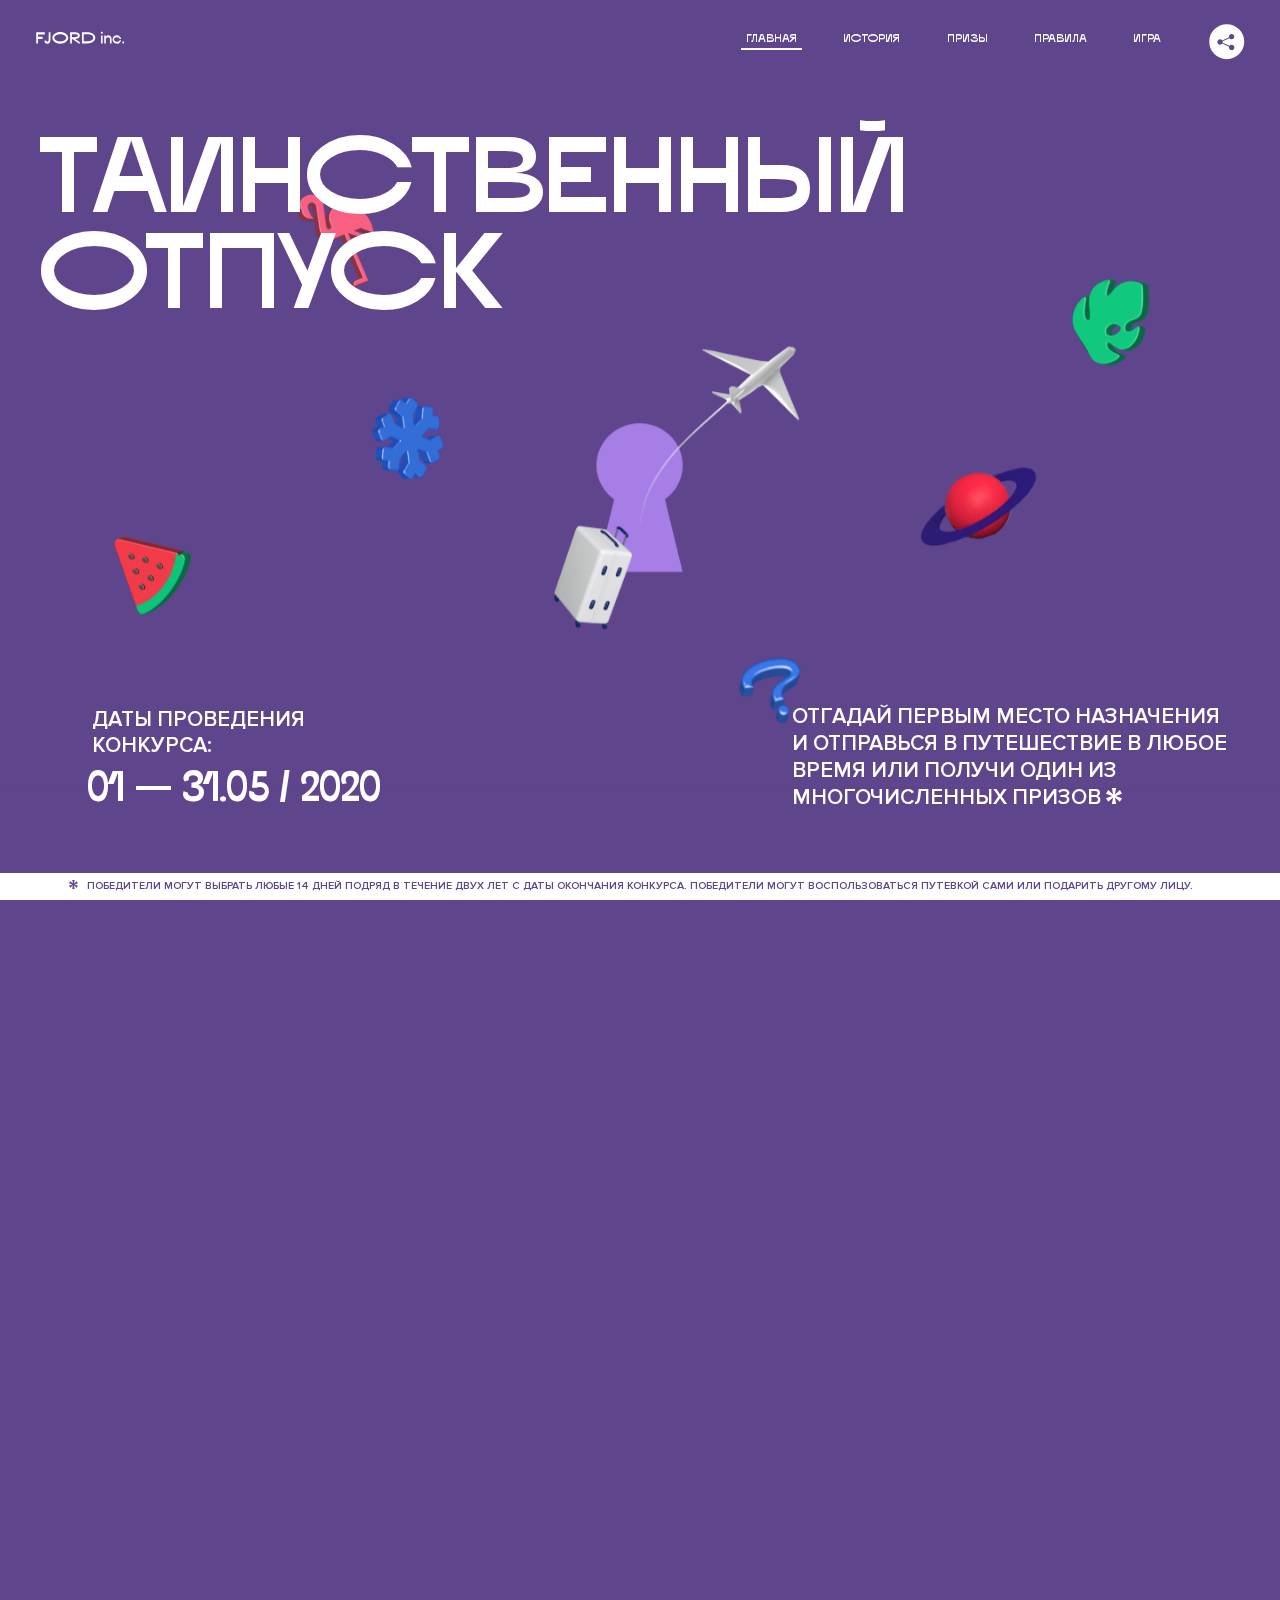
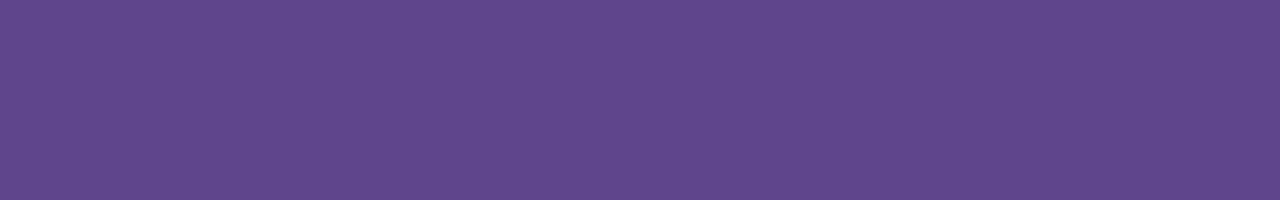
<file: 3/index.html>
<!DOCTYPE html>
<html lang="ru">
<head>
  <meta charset="UTF-8">
  <meta name="description" content="">
  <meta name="viewport" content="width=device-width, initial-scale=1.0">
  <meta http-equiv="X-UA-Compatible" content="ie=edge">
  <title>Mysterious Vacation</title>
<link href="css/style.min.css" rel="stylesheet">  <base href="https://htmlacademy-animation.github.io/1275669-magic-vacation-1/3/">
</head>
<body>

  <header class="page-header js-header">
    <div class="page-header__wrapper">
      <a href="#" class="page-header__logo" aria-label="Перейти на страницу FJORD.Inc">
        <svg width="100" height="15" viewBox="0 0 100 15" fill="none" xmlns="http://www.w3.org/2000/svg">
          <path d="M0.26 1.4V14H2.276V8.906H7.334V6.44H2.276V3.848H9.872V1.4H0.26ZM12.733 14.36C15.127 14.36 16.243 12.65 16.243 9.5V1.4H14.263V8.96C14.263 11.21 13.723 11.876 12.733 11.876C11.833 11.876 11.473 11.3 11.347 10.58L9.36702 10.94C9.63702 13.046 10.663 14.36 12.733 14.36ZM18.3918 7.7C18.3918 11.372 22.3878 14.36 27.3198 14.36C32.2518 14.36 36.2478 11.372 36.2478 7.7C36.2478 4.028 32.2518 1.04 27.3198 1.04C22.3878 1.04 18.3918 4.028 18.3918 7.7ZM20.6058 7.7C20.6058 5.378 23.6118 3.524 27.3198 3.524C30.9918 3.524 33.9798 5.378 33.9798 7.7C33.9798 10.004 30.9918 11.858 27.3198 11.858C23.6118 11.858 20.6058 10.004 20.6058 7.7ZM40.403 14V8.906H40.799L49.079 14.702V12.38L44.039 8.906H44.201C47.999 8.906 49.277 7.304 49.277 5.162C49.277 3.092 47.999 1.4 44.201 1.4H38.387V14H40.403ZM43.535 3.722C45.785 3.722 47.045 4.136 47.045 5.432C47.045 6.764 45.785 7.034 43.535 7.034H40.403V3.722H43.535ZM51.6936 1.382V14H57.8676C62.7456 14 66.7236 11.534 66.7236 7.7C66.7236 3.848 62.7456 1.382 57.8676 1.382H51.6936ZM53.7096 11.624V3.722H57.5436C61.5396 3.722 64.4916 5.018 64.4916 7.7C64.4916 10.238 61.5396 11.624 57.5436 11.624H53.7096ZM73.1832 14.018H74.9832V5H73.1832V14.018ZM72.9132 1.976C72.9132 2.57 73.3992 3.092 74.0832 3.092C74.7492 3.092 75.2352 2.57 75.2352 1.976C75.2352 1.382 74.7672 0.805999 74.0832 0.805999C73.3812 0.805999 72.9132 1.382 72.9132 1.976ZM76.7867 14H78.5687V9.104C78.7487 8.006 79.5947 6.962 81.0887 6.962C82.1147 6.962 83.2667 7.448 83.2667 9.554V14H85.0487V9.014C85.0487 6.152 83.2307 4.73 81.3587 4.73C79.9187 4.73 79.0727 5.558 78.5687 6.854V5H76.7867V14ZM90.9898 14.27C93.5098 14.27 95.3818 12.506 95.7238 10.328H94.0498C93.7258 11.3 92.6998 12.02 90.9898 12.02C88.8478 12.02 87.7678 10.922 87.7678 9.59C87.7678 8.24 88.8478 6.962 90.9898 6.962C92.7538 6.962 93.7978 7.844 94.0858 8.924H95.7418C95.4358 6.71 93.6178 4.73 90.9898 4.73C88.0918 4.73 86.1298 7.124 86.1298 9.59C86.1298 12.074 88.1278 14.27 90.9898 14.27ZM97.0693 12.938C97.0693 13.658 97.5553 14.144 98.2753 14.144C98.9953 14.144 99.4813 13.658 99.4813 12.938C99.4813 12.2 98.9953 11.714 98.2753 11.714C97.5553 11.714 97.0693 12.2 97.0693 12.938Z" fill="currentColor"></path>
        </svg>
      </a>
      <button class="page-header__toggler js-menu-toggler" type="button" aria-label="Управление мобильным меню"><span>Меню</span></button>
      <nav class="page-header__nav">
        <div class="page-header__menu js-menu" id="menu">
          <ul>
            <li>
              <a class="js-menu-link" href="#top" data-href="top">главная</a>
            </li>
            <li>
              <a class="js-menu-link" href="#story" data-href="story">история</a>
            </li>
            <li>
              <a class="js-menu-link" href="#prizes" data-href="prizes">призы</a>
            </li>
            <li>
              <a class="js-menu-link" href="#rules" data-href="rules">правила</a>
            </li>
            <li>
              <a class="js-menu-link" href="#game" data-href="game">игра</a>
            </li>
          </ul>
        </div>
        <div class="page-header__social">
          <div class="social-block js-social-block">
            <button class="social-block__toggler" aria-label="Управлять блоком с социальными кнопками">
              <svg width="26" height="22" viewBox="0 0 27 22" fill="none" xmlns="http://www.w3.org/2000/svg">
                <path d="M19.6721 7.43664C21.6273 7.43664 23.213 5.85095 23.213 3.89566C23.213 1.94037 21.6273 0.354675 19.6721 0.354675C17.7168 0.354675 16.1311 1.94037 16.1311 3.89566C16.1311 4.19968 16.1728 4.49178 16.2458 4.77345L7.21751 8.95527C6.57519 8.05214 5.52303 7.46049 4.33078 7.46049C2.37549 7.46049 0.789795 9.04618 0.789795 11.0015C0.789795 12.9568 2.37549 14.5425 4.33078 14.5425C5.52303 14.5425 6.57668 13.9508 7.21751 13.0477L16.2458 17.2295C16.1743 17.5112 16.1311 17.8033 16.1311 18.1073C16.1311 20.0626 17.7168 21.6483 19.6721 21.6483C21.6273 21.6483 23.213 20.0626 23.213 18.1073C23.213 16.152 21.6273 14.5663 19.6721 14.5663C18.4798 14.5663 17.4262 15.158 16.7853 16.0611L7.75701 11.8793C7.82854 11.5976 7.87176 11.3055 7.87176 11.0015C7.87176 10.6974 7.83003 10.4053 7.75701 10.1237L16.7853 5.94186C17.4262 6.84499 18.4783 7.43664 19.6721 7.43664Z" fill="currentColor"></path>
              </svg>
            </button>
            <ul class="social-block__list">
              <li>
                <a class="social-block__link social-block__link--fb" href="#" aria-label="Мы на Facebook">
                  <svg width="8" height="17" viewBox="0 0 8 17" fill="none" xmlns="http://www.w3.org/2000/svg">
                    <path d="M4.24646 16.9899H1.09275L1.05793 8.49828H0V5.30707H1.05793V3.81124C1.05793 1.42084 2.57654 0 5.21735 0H7.41758V3.18585H5.30841C4.28262 3.18585 4.2478 3.48582 4.2478 4.24914V5.30707H7.42964L7.16716 8.49828H4.2478V16.9899H4.24646Z" fill="currentColor"></path>
                  </svg>
                </a>
              </li>
              <li>
                <a class="social-block__link social-block__link--insta" href="#" aria-label="Мы в Instagram">
                  <svg width="15" height="15" viewBox="0 0 15 15" fill="none" xmlns="http://www.w3.org/2000/svg">
                    <path d="M11.0197 0H4.19806C2.14246 0 0.471191 1.66993 0.471191 3.72285V10.5499C0.471191 12.6082 2.14112 14.2727 4.19806 14.2727H11.0197C13.0753 14.2727 14.7466 12.6082 14.7466 10.5499V3.72285C14.7466 1.67127 13.0753 0 11.0197 0ZM11.0197 12.4849H4.19806C3.13076 12.4849 2.26432 11.6158 2.26432 10.5512V3.72419C2.26432 2.65956 3.13076 1.79715 4.19806 1.79715H11.0197C12.087 1.79715 12.9535 2.6609 12.9535 3.72419V10.5512C12.9535 11.6145 12.087 12.4849 11.0197 12.4849Z" fill="currentColor"></path>
                    <path d="M7.60887 3.11084C5.38989 3.11084 3.58203 4.9187 3.58203 7.14036C3.58203 9.35532 5.38989 11.1645 7.60887 11.1645C9.83053 11.1645 11.6357 9.35666 11.6357 7.14036C11.6357 4.9187 9.83053 3.11084 7.60887 3.11084ZM7.60887 9.36871C6.37551 9.36871 5.37784 8.37372 5.37784 7.14036C5.37784 5.90699 6.37551 4.90665 7.60887 4.90665C8.83822 4.90665 9.84259 5.90833 9.84259 7.14036C9.84392 8.37238 8.83822 9.36871 7.60887 9.36871Z" fill="currentColor"></path>
                    <path d="M11.3573 2.35962C10.8256 2.35962 10.3931 2.79752 10.3931 3.32381C10.3931 3.85546 10.8256 4.29336 11.3573 4.29336C11.8862 4.29336 12.3215 3.85546 12.3215 3.32381C12.3215 2.79752 11.8862 2.35962 11.3573 2.35962Z" fill="currentColor"></path>
                  </svg>
                </a>
              </li>
              <li>
                <a class="social-block__link social-block__link--vk" href="#" aria-label="Мы ВКонтакте">
                  <svg width="17" height="10" viewBox="0 0 17 10" fill="none" xmlns="http://www.w3.org/2000/svg">
                    <path d="M14.1234 4.9002C14.1234 4.9002 16.3623 1.72708 16.5866 0.680242C16.6595 0.312285 16.4947 0.103188 16.1069 0.103188C16.1069 0.103188 14.8193 0.103188 14.168 0.103188C13.7235 0.103188 13.5587 0.293278 13.4235 0.579768C13.4235 0.579768 12.3724 2.82553 11.0969 4.24712C10.6861 4.70333 10.4781 4.84318 10.2511 4.84318C10.0646 4.84318 9.98625 4.6911 9.98625 4.27834V0.649016C9.98625 0.147997 9.92545 0.00135496 9.5066 0.00135496H6.39628C6.15578 0.00135496 6.0085 0.134417 6.0085 0.324506C6.0085 0.801084 6.73406 0.908351 6.73406 2.20231V4.87305C6.73406 5.40529 6.70569 5.61575 6.45303 5.61575C5.78016 5.61575 4.19528 3.30618 3.30623 0.678887C3.12923 0.145282 2.93737 0 2.43475 0H0.486409C0.205373 0 0 0.190085 0 0.476576C0 0.991172 0.60666 3.40801 2.99277 6.64358C4.59927 8.8201 6.70569 10 8.60269 10C9.76196 10 10.0416 9.80312 10.0416 9.31432V7.63883C10.0416 7.22607 10.2065 7.04956 10.4429 7.04956C10.7078 7.04956 11.1847 7.13238 12.2805 8.22268C13.5843 9.47862 13.6762 10 14.3896 10H16.5676C16.7919 10 17 9.89273 17 9.52342C17 9.02919 16.3623 8.15343 15.384 7.10659C14.9801 6.56755 14.3302 5.98914 14.1248 5.72301C13.8275 5.40801 13.9154 5.23014 14.1234 4.9002Z" fill="currentColor"></path>
                  </svg>
                </a>
              </li>
            </ul>
          </div>
        </div>
      </nav>
    </div>
  </header>

  <main class="page-content">

    <section class="animation-screen"></section>

    <section class="screen screen--hidden screen--intro" id="top">
      <div class="screen__wrapper">
        <div class="intro">
          <h1 class="intro__title">Таинственный отпуск</h1>
          <div class="intro__content">
            <div class="intro__info">
              <p class="intro__label">Даты проведения конкурса:</p>
              <p class="intro__date">01 — 31.05 / 2020</p>
            </div>
            <div class="intro__message">
              <p>
                Отгадай первым место назначения и&nbsp;отправься в&nbsp;путешествие в&nbsp;любое время или получи один из многочисленных призов
                <svg width="16" height="16" viewBox="0 0 10 10" fill="none" xmlns="http://www.w3.org/2000/svg">
                  <path d="M0 6.35337L3.90271 4.99012L0 3.64663L1.34615 1.32374L4.44287 4.01073L3.67364 0H6.34615L5.57692 4.01073L8.65385 1.32374L10 3.64663L6.13405 4.99012L10 6.35337L8.65385 8.65651L5.57692 5.98927L6.34615 10H3.67364L4.44287 5.96952L1.34615 8.65651L0 6.35337Z" fill="currentColor"></path>
                </svg>
              </p>
            </div>
          </div>
        </div>
      </div>
      <div class="screen__footer js-footer">
        <button class="screen__footer-enlarge js-footer-toggler" type="button" aria-label="Показать сообщение">
          <svg width="10" height="10" viewBox="0 0 10 10" fill="none" xmlns="http://www.w3.org/2000/svg">
            <path d="M0 6.35337L3.90271 4.99012L0 3.64663L1.34615 1.32374L4.44287 4.01073L3.67364 0H6.34615L5.57692 4.01073L8.65385 1.32374L10 3.64663L6.13405 4.99012L10 6.35337L8.65385 8.65651L5.57692 5.98927L6.34615 10H3.67364L4.44287 5.96952L1.34615 8.65651L0 6.35337Z" fill="currentColor"></path>
          </svg>
        </button>
        <button class="screen__footer-collapse js-footer-toggler" type="button" aria-label="Скрыть сообщение">
          <svg width="13" height="13" viewBox="0 0 13 13" fill="none" xmlns="http://www.w3.org/2000/svg">
            <line x1="12.3536" y1="0.353553" x2="0.738349" y2="11.9688" stroke="currentColor"></line>
            <line x1="0.738319" y1="0.539925" x2="12.3535" y2="12.1551" stroke="currentColor"></line>
          </svg>
        </button>
        <div class="screen__footer-wrapper">
          <div class="screen__footer-announce">
            <p class="screen__footer-label">Даты проведения конкурса:</p>
            <p class="screen__footer-date">01 — 31.05 / 2020</p>
          </div>
          <div class="screen__footer-note">
            <p>
              <svg width="10" height="10" viewBox="0 0 10 10" fill="none" xmlns="http://www.w3.org/2000/svg">
                <path d="M0 6.35337L3.90271 4.99012L0 3.64663L1.34615 1.32374L4.44287 4.01073L3.67364 0H6.34615L5.57692 4.01073L8.65385 1.32374L10 3.64663L6.13405 4.99012L10 6.35337L8.65385 8.65651L5.57692 5.98927L6.34615 10H3.67364L4.44287 5.96952L1.34615 8.65651L0 6.35337Z" fill="currentColor"></path>
              </svg>
              <span>Победители могут выбрать любые 14 дней подряд в&nbsp;течение двух лет с&nbsp;даты окончания конкурса. Победители могут воспользоваться путевкой сами или подарить другому лицу.</span>
            </p>
          </div>
        </div>
      </div>
    </section>

    <section class="screen screen--hidden screen--story" id="story">

      <div class="slider swiper-container js-slider">

        <div class="swiper-wrapper">

          <div class="slider__item swiper-slide">
            <h2 class="slider__item-title">История</h2>
            <p class="slider__item-text">Джеймс Таргет был основателем компании &laquo;Fjord Inc.&raquo;. С&nbsp;1965 года &laquo;Fjord Inc.&raquo; прославилась надёжными и&nbsp;удобными чемоданами и&nbsp;аксессуарами для туристов.</p>
          </div>

          <div class="slider__item swiper-slide">
            <p class="slider__item-text">Когда Джеймсу было 7&nbsp;лет, в&nbsp;их&nbsp;доме гостил дядюшка и&nbsp;развлекал детей рассказами о&nbsp;своей поездке в&nbsp;место, показавшееся малышу Таргету невероятным. Тогда Джеймс решил, что однажды посетит его, но&nbsp;не&nbsp;будет рассказывать о&nbsp;мечте, пока не&nbsp;осуществит.</p>
          </div>

          <div class="slider__item swiper-slide">
            <p class="slider__item-text">Джеймс Таргет стал увлеченным путешественником. Он&nbsp;посетил 5&nbsp;континентов, 126&nbsp;стран.</p>
          </div>

          <div class="slider__item swiper-slide">
            <p class="slider__item-text">Он&nbsp;сплавлялся по&nbsp;Амазонке и&nbsp;погружался в&nbsp;пещеры Франции, медитировал в&nbsp;горах Тибета и&nbsp;пожимал руку вождя племени Акугауа.</p>
          </div>

          <div class="slider__item swiper-slide">
            <p class="slider__item-text">Из&nbsp;своих поездок Джеймс Таргет привозил идеи, как сделать свои чемоданы &laquo;Fjord Inc.&raquo; удобными и&nbsp;приспособленными к&nbsp;разным дорожным условиям.</p>
          </div>

          <div class="slider__item swiper-slide">
            <p class="slider__item-text">Всё это время Джеймс не&nbsp;оставлял идею поездки своей мечты. Однако, как только он&nbsp;брался за&nbsp;планирование, возникали препятствия, не&nbsp;позволяющие отправиться туда.</p>
          </div>

          <div class="slider__item swiper-slide">
            <p class="slider__item-text">В&nbsp;возрасте 67&nbsp;лет Джеймс Таргет попал под лавину и&nbsp;погиб. В&nbsp;своём завещании он&nbsp;поручил отправить в&nbsp;заветное путешествие трёх смельчаков, единых с&nbsp;ним духом.</p>
          </div>

          <div class="slider__item swiper-slide">
            <p class="slider__item-text">Тех, кто сможет узнать таинственное место, задавая вопросы специально обученному ИИ&nbsp;&laquo;Соне&raquo;, ждет фантастическое путешествие.</p>
          </div>
        </div>
        <div class="slider__controls">
          <button class="slider__control slider__control--prev js-control-prev" type="button" aria-label="Показать предыдущую историю">
            <svg width="12" height="22" viewBox="0 0 12 22" fill="none" xmlns="http://www.w3.org/2000/svg">
              <path d="M11 1L1 11L11 21" stroke="currentColor" stroke-width="2" stroke-linejoin="round"></path>
            </svg>
          </button>
          <button class="slider__control slider__control--next js-control-next" type="button" aria-label="Показать следующую историю">
            <svg width="12" height="22" viewBox="0 0 12 22" fill="none" xmlns="http://www.w3.org/2000/svg">
              <path d="M1 1L11 11L1 21" stroke="currentColor" stroke-width="2" stroke-linejoin="round"></path>
            </svg>
          </button>
        </div>
        <div class="slider__pagination swiper-pagination"></div>
      </div>
    </section>

    <section class="screen screen--hidden screen--prizes" id="prizes">
      <div class="screen__wrapper">
        <div class="prizes">
          <h2 class="prizes__title">ПРизы</h2>
          <div class="prizes__lead">
            <p>Найди ответ и&nbsp;получи один из&nbsp;призов:</p>
          </div>
          <ul class="prizes__list">
            <li class="prizes__item prizes__item--journeys">
              <div class="prizes__icon">
                <picture>
                  <source srcset="img/prize1-mob.svg" media="(orientation: portrait)">
                  <img src="img/prize1.svg" alt="">
                </picture>
              </div>
              <p class="prizes__desc">
                <b>3</b>
                <span>загадочных путешествия</span>
              </p>
            </li>
            <li class="prizes__item prizes__item--cases">
              <div class="prizes__icon">
                <picture>
                  <source srcset="img/prize2-mob.svg" media="(orientation: portrait)">
                  <img src="img/prize2.svg" alt="">
                </picture>
              </div>
              <p class="prizes__desc">
                <b>7</b>
                <span>надежных чемоданов</span>
              </p>
            </li>
            <li class="prizes__item prizes__item--codes">
              <div class="prizes__icon">
                <picture>
                  <source srcset="img/prize3-mob.svg" media="(orientation: portrait)">
                  <img src="img/prize3.svg" alt="">
                </picture>
              </div>
              <p class="prizes__desc">
                <b>900</b>
                <span>
                  промокодов на&nbsp;скидку 15%
                  <svg width="10" height="10" viewBox="0 0 10 10" fill="none" xmlns="http://www.w3.org/2000/svg">
                    <path d="M0 6.35337L3.90271 4.99012L0 3.64663L1.34615 1.32374L4.44287 4.01073L3.67364 0H6.34615L5.57692 4.01073L8.65385 1.32374L10 3.64663L6.13405 4.99012L10 6.35337L8.65385 8.65651L5.57692 5.98927L6.34615 10H3.67364L4.44287 5.96952L1.34615 8.65651L0 6.35337Z" fill="currentColor"></path>
                  </svg>
                </span>
              </p>
            </li>
          </ul>
        </div>
      </div>
      <div class="screen__footer js-footer">
        <button class="screen__footer-enlarge js-footer-toggler" type="button" aria-label="Показать сообщение">
          <svg width="10" height="10" viewBox="0 0 10 10" fill="none" xmlns="http://www.w3.org/2000/svg">
            <path d="M0 6.35337L3.90271 4.99012L0 3.64663L1.34615 1.32374L4.44287 4.01073L3.67364 0H6.34615L5.57692 4.01073L8.65385 1.32374L10 3.64663L6.13405 4.99012L10 6.35337L8.65385 8.65651L5.57692 5.98927L6.34615 10H3.67364L4.44287 5.96952L1.34615 8.65651L0 6.35337Z" fill="currentColor"></path>
          </svg>
        </button>
        <button class="screen__footer-collapse js-footer-toggler" type="button" aria-label="Скрыть сообщение">
          <svg width="13" height="13" viewBox="0 0 13 13" fill="none" xmlns="http://www.w3.org/2000/svg">
            <line x1="12.3536" y1="0.353553" x2="0.738349" y2="11.9688" stroke="currentColor"></line>
            <line x1="0.738319" y1="0.539925" x2="12.3535" y2="12.1551" stroke="currentColor"></line>
          </svg>
        </button>
        <div class="screen__footer-wrapper">
          <div class="screen__footer-announce">
            <p class="screen__footer-label">Даты проведения конкурса:</p>
            <p class="screen__footer-date">01 — 31.05 / 2020</p>
          </div>
          <div class="screen__footer-note">
            <p>
              <svg width="10" height="10" viewBox="0 0 10 10" fill="none" xmlns="http://www.w3.org/2000/svg">
                <path d="M0 6.35337L3.90271 4.99012L0 3.64663L1.34615 1.32374L4.44287 4.01073L3.67364 0H6.34615L5.57692 4.01073L8.65385 1.32374L10 3.64663L6.13405 4.99012L10 6.35337L8.65385 8.65651L5.57692 5.98927L6.34615 10H3.67364L4.44287 5.96952L1.34615 8.65651L0 6.35337Z" fill="currentColor"></path>
              </svg>
              <span>Скидка&nbsp;15% на&nbsp;единоразовое приобретение путёвки с&nbsp;1&nbsp;июня 2020 по&nbsp;31&nbsp;мая 2022&nbsp;года. Суммируется с&nbsp;другими акциями</span>
            </p>
          </div>
        </div>
      </div>
    </section>

    <section class="screen screen--hidden screen--rules" id="rules">
      <div class="screen__wrapper">
        <div class="rules">
          <h2 class="rules__title">Правила</h2>
          <div class="rules__lead">
            <p>Для того чтобы получить наследство Джеймса Таргета, тебе нужно выведать у&nbsp;&laquo;Сони&raquo;, куда предстоит отправиться тебе в&nbsp;случае победы</p>
          </div>
          <ol class="rules__list">
            <li class="rules__item">
              <p>Тебе отводится <br>5&nbsp;минут</p>
            </li>
            <li class="rules__item">
              <p>Задавай любые вопросы в&nbsp;текстовом поле</p>
            </li>
            <li class="rules__item">
              <p>Нажимай кнопку &laquo;Узнать&raquo;, чтобы получить ответ</p>
            </li>
            <li class="rules__item">
              <p>&laquo;Соня&raquo; может отвечать только&nbsp;Да или Нет</p>
            </li>
          </ol>
          <a href="#game" class="rules__link btn">Погнали!</a>
        </div>
      </div>
      <div class="screen__disclaimer">
        <div class="disclaimer">
          <ul>
            <li>
              <a href="#">Правовая информация</a>
            </li>
            <li>
              <a href="#">Подробные правила</a>
            </li>
          </ul>
        </div>
      </div>
    </section>

    <section class="screen screen--hidden screen--game" id="game">
      <div class="screen__wrapper">
        <div class="game">
          <div class="game__header">
            <h2 class="game__title">Игра</h2>
            <div class="game__counter">
              <span>05</span>:<span>00</span>
            </div>
          </div>
          <div class="game__body">
            <div class="chat">
              <div class="chat__body js-chat">
                <ul class="chat__list" id="messages"></ul>
              </div>
              <div class="chat__footer">
                <form action="#" method="post" class="form" id="message-form">
                  <label for="message-field" class="visually-hidden">Поле для ввода вопроса</label>
                  <input type="text" class="form__field" id="message-field">
                  <button class="form__button btn">
                    Узнать
                    <svg width="18" height="19" viewBox="0 0 18 19" fill="none" xmlns="http://www.w3.org/2000/svg">
                      <path stroke="currentColor" stroke-width="2" d="M9 19V1"></path>
                      <path d="M1 9l8-8 8 8" stroke="currentColor" stroke-width="2" stroke-linejoin="round"></path>
                    </svg>
                  </button>
                </form>
              </div>
            </div>
          </div>
          <!-- временные кнопки для показа результата -->
          <div class="game__buttons">
            <button class="game__button btn js-show-result" type="button" data-target="result">Положительный результат</button>
            <button class="game__button btn js-show-result" type="button" data-target="result2">Положительный результат - 2</button>
            <button class="game__button btn js-show-result" type="button" data-target="result3">Отрицательный результат</button>
          </div>
        </div>
      </div>
    </section>

    <section class="screen screen--hidden screen--result" id="result">
      <div class="screen__wrapper">
        <div class="result result--trip">
          <div class="result__image">
            <picture>
              <source srcset="img/result1-mob.png 1x, img/result1-mob@2x.png 2x" media="(max-width: 768px) and (orientation: portrait)">
              <img src="img/result1.png" srcset="img/result1@2x.png 2x" alt="">
            </picture>
          </div>
          <h2 class="result__title">
            <span class="visually-hidden">ПОбеда!</span>
            <svg xmlns="http://www.w3.org/2000/svg" viewBox="0 0 568.85 109.24">
              <path d="M16,24.44V92H2.6V8H75V92H61.52V24.44H16Z" transform="translate(-2.1 -1.5)" fill="none" stroke="currentColor"></path>
              <path d="M148.76,5.6c32.88,0,59.52,19.92,59.52,44.4s-26.64,44.4-59.52,44.4S89.24,74.48,89.24,50,115.88,5.6,148.76,5.6Zm0,72.12c24.48,0,44.4-12.36,44.4-27.72s-19.92-27.84-44.4-27.84C124,22.16,104,34.52,104,50S124,77.72,148.76,77.72Z" transform="translate(-2.1 -1.5)" fill="none" stroke="currentColor"></path>
              <path d="M287.36,8V24.44H236v14.4h25.32c25.44,0,34,11.16,34,26.52,0,15.6-8.52,26.64-34,26.64H222.56V8h64.8ZM256.88,76.52c15.12,0,23.52-2,23.52-11.52S272,54.44,256.88,54.44H236V76.52h20.88Z" transform="translate(-2.1 -1.5)" fill="none" stroke="currentColor"></path>
              <path d="M371.47,8V24.44H320.84V41.6h33.6V58h-33.6V75.56h50.64V92H307.4V8h64.08Z" transform="translate(-2.1 -1.5)" fill="none" stroke="currentColor"></path>
              <path d="M382.39,110.24V75.56h7.44c4.56-4.68,7.8-18.36,8.76-56L399,8h48.6V75.56h10v34.68H442.87V92H397v18.24H382.39Zm51.72-34.68V24.44H411.55v3.12c-0.48,22.44-3.24,37.68-7.2,48h29.76Z" transform="translate(-2.1 -1.5)" fill="none" stroke="currentColor"></path>
              <path d="M463.75,92l28-84h27.12l28.08,84H533.47l-7.8-23.52h-37.8L480.07,92H463.75Zm56.64-40L507,11.84,493.51,52h26.88Z" transform="translate(-2.1 -1.5)" fill="none" stroke="currentColor"></path>
              <path d="M554.12,70.4L555.55,2H569l1.44,68.4H554.12Zm8.28,6.36c4.8,0,8,3.24,8,8.16a8,8,0,1,1-16.08,0C554.35,80,557.59,76.76,562.39,76.76Z" transform="translate(-2.1 -1.5)" fill="none" stroke="currentColor"></path>
            </svg>
          </h2>
          <div class="result__text">
            <p>ты&nbsp;отправляешься в&nbsp;Арктику!</p>
          </div>
          <div class="result__form">
            <form action="#" method="post" class="form form--result">
              <label for="email-field" class="form__label">зарегистрируй результат</label>
              <input type="email" class="form__field" id="email-field" placeholder="e-mail для регистации результата и получения приза" required="">
              <button class="form__button btn">
                отправить
                <svg width="18" height="19" viewBox="0 0 18 19" fill="none" xmlns="http://www.w3.org/2000/svg">
                  <path stroke="currentColor" stroke-width="2" d="M9 19V1"></path>
                  <path d="M1 9l8-8 8 8" stroke="currentColor" stroke-width="2" stroke-linejoin="round"></path>
                </svg>
              </button>
            </form>
          </div>
        </div>
      </div>
    </section>

    <section class="screen screen--hidden screen--result" id="result2">
      <div class="screen__wrapper">
        <div class="result result--prize">
          <div class="result__image">
            <picture>
              <source srcset="img/result2-mob.png 1x, img/result2-mob@2x.png 2x" media="(max-width: 768px) and (orientation: portrait)">
              <img src="img/result2.png" srcset="img/result2@2x.png 2x" alt="">
            </picture>
          </div>
          <h2 class="result__title">
            <span class="visually-hidden">ПОбеда!</span>
            <svg xmlns="http://www.w3.org/2000/svg" viewBox="0 0 568.85 109.24">
              <path d="M16,24.44V92H2.6V8H75V92H61.52V24.44H16Z" transform="translate(-2.1 -1.5)" fill="none" stroke="currentColor"></path>
              <path d="M148.76,5.6c32.88,0,59.52,19.92,59.52,44.4s-26.64,44.4-59.52,44.4S89.24,74.48,89.24,50,115.88,5.6,148.76,5.6Zm0,72.12c24.48,0,44.4-12.36,44.4-27.72s-19.92-27.84-44.4-27.84C124,22.16,104,34.52,104,50S124,77.72,148.76,77.72Z" transform="translate(-2.1 -1.5)" fill="none" stroke="currentColor"></path>
              <path d="M287.36,8V24.44H236v14.4h25.32c25.44,0,34,11.16,34,26.52,0,15.6-8.52,26.64-34,26.64H222.56V8h64.8ZM256.88,76.52c15.12,0,23.52-2,23.52-11.52S272,54.44,256.88,54.44H236V76.52h20.88Z" transform="translate(-2.1 -1.5)" fill="none" stroke="currentColor"></path>
              <path d="M371.47,8V24.44H320.84V41.6h33.6V58h-33.6V75.56h50.64V92H307.4V8h64.08Z" transform="translate(-2.1 -1.5)" fill="none" stroke="currentColor"></path>
              <path d="M382.39,110.24V75.56h7.44c4.56-4.68,7.8-18.36,8.76-56L399,8h48.6V75.56h10v34.68H442.87V92H397v18.24H382.39Zm51.72-34.68V24.44H411.55v3.12c-0.48,22.44-3.24,37.68-7.2,48h29.76Z" transform="translate(-2.1 -1.5)" fill="none" stroke="currentColor"></path>
              <path d="M463.75,92l28-84h27.12l28.08,84H533.47l-7.8-23.52h-37.8L480.07,92H463.75Zm56.64-40L507,11.84,493.51,52h26.88Z" transform="translate(-2.1 -1.5)" fill="none" stroke="currentColor"></path>
              <path d="M554.12,70.4L555.55,2H569l1.44,68.4H554.12Zm8.28,6.36c4.8,0,8,3.24,8,8.16a8,8,0,1,1-16.08,0C554.35,80,557.59,76.76,562.39,76.76Z" transform="translate(-2.1 -1.5)" fill="none" stroke="currentColor"></path>
            </svg>
          </h2>
          <div class="result__text">
            <p>чемодан &laquo;Fjord&nbsp;Inc.&raquo;&nbsp;твой</p>
          </div>
          <div class="result__form">
            <form action="#" method="post" class="form form--result">
              <label for="email-field2" class="form__label">зарегистрируй результат</label>
              <input type="email" class="form__field" id="email-field2" placeholder="e-mail для регистации результата и получения приза" required="">
              <button class="form__button btn">
                отправить
                <svg width="18" height="19" viewBox="0 0 18 19" fill="none" xmlns="http://www.w3.org/2000/svg">
                  <path stroke="currentColor" stroke-width="2" d="M9 19V1"></path>
                  <path d="M1 9l8-8 8 8" stroke="currentColor" stroke-width="2" stroke-linejoin="round"></path>
                </svg>
              </button>
            </form>
          </div>
        </div>
      </div>
    </section>

    <section class="screen screen--hidden screen--result" id="result3">
      <div class="screen__wrapper">
        <div class="result result--negative">
          <div class="result__image">
            <picture>
              <source srcset="img/result3-mob.png 1x, img/result3-mob@2x.png 2x" media="(max-width: 768px) and (orientation: portrait)">
              <img src="img/result3.png" srcset="img/result3@2x.png 2x" alt="">
            </picture>
          </div>
          <h2 class="result__title">
            <span class="visually-hidden">Не угадал!</span>
            <svg xmlns="http://www.w3.org/2000/svg" viewBox="0 0 660.77 109.24">
              <path d="M2.66,92V8H16.1V42.2H53.3V8H66.74V92H53.3V58.64H16.1V92H2.66Z" transform="translate(-2.16 -1.5)" fill="none" stroke="currentColor"></path>
              <path d="M147.62,8V24.44H97V41.6h33.6V58H97V75.56h50.64V92H83.54V8h64.08Z" transform="translate(-2.16 -1.5)" fill="none" stroke="currentColor"></path>
              <path d="M199.22,8l20.52,42.36L235.34,8h16.44l-31,84H204.38l9.48-25.92L185.78,8h13.44Z" transform="translate(-2.16 -1.5)" fill="none" stroke="currentColor"></path>
              <path d="M273.74,24.44V92H260.3V8h50.16V24.44H273.74Z" transform="translate(-2.16 -1.5)" fill="none" stroke="currentColor"></path>
              <path d="M307.1,92l28-84h27.12l28.08,84H376.82L369,68.48h-37.8L323.42,92H307.1Zm56.64-40L350.3,11.84,336.86,52h26.88Z" transform="translate(-2.16 -1.5)" fill="none" stroke="currentColor"></path>
              <path d="M396.38,110.24V75.56h7.44c4.56-4.68,7.8-18.36,8.76-56L412.94,8h48.6V75.56h10v34.68H456.86V92H411v18.24H396.38ZM448.1,75.56V24.44H425.54v3.12c-0.48,22.44-3.24,37.68-7.2,48H448.1Z" transform="translate(-2.16 -1.5)" fill="none" stroke="currentColor"></path>
              <path d="M477.74,92l28-84h27.12L560.9,92H547.46l-7.8-23.52h-37.8L494.06,92H477.74Zm56.64-40-13.44-40.2L507.5,52h26.88Z" transform="translate(-2.16 -1.5)" fill="none" stroke="currentColor"></path>
              <path d="M568.7,76.88a13.77,13.77,0,0,0,5,1c6.6,0,10.44-6.24,12-58.32L586.22,8h46.2V92H619V24.44H598.82l-0.12,3.12C597.14,81,589,94.4,573.74,94.4a28.55,28.55,0,0,1-6.72-.84Z" transform="translate(-2.16 -1.5)" fill="none" stroke="currentColor"></path>
              <path d="M646.1,70.4L647.54,2H661l1.44,68.4H646.1Zm8.28,6.36c4.8,0,8,3.24,8,8.16a8,8,0,0,1-16.08,0C646.34,80,649.58,76.76,654.38,76.76Z" transform="translate(-2.16 -1.5)" fill="none" stroke="currentColor"></path>
            </svg>
          </h2>
          <button class="result__button js-play" type="button">
            не сдавайся!
            <span>
              <svg width="27" height="22" viewBox="0 0 27 22" fill="none" xmlns="http://www.w3.org/2000/svg">
                <path d="M10.6899 1.47998C5.42992 1.47998 1.16992 5.73998 1.16992 11C1.16992 16.26 5.42992 20.52 10.6899 20.52C15.9499 20.52 20.2099 16.26 20.2099 11V7.13998" stroke="currentColor" stroke-width="2" stroke-miterlimit="10"></path>
                <path d="M15.1099 12.5099L20.1499 7.13989L25.3099 12.6299" stroke="currentColor" stroke-width="2" stroke-miterlimit="10" stroke-linejoin="round"></path>
              </svg>
            </span>
          </button>
        </div>
      </div>
    </section>
    <section class="back-drop"></section>
  </main>
<script src="js/script.js"></script></body>
</html>
</file>
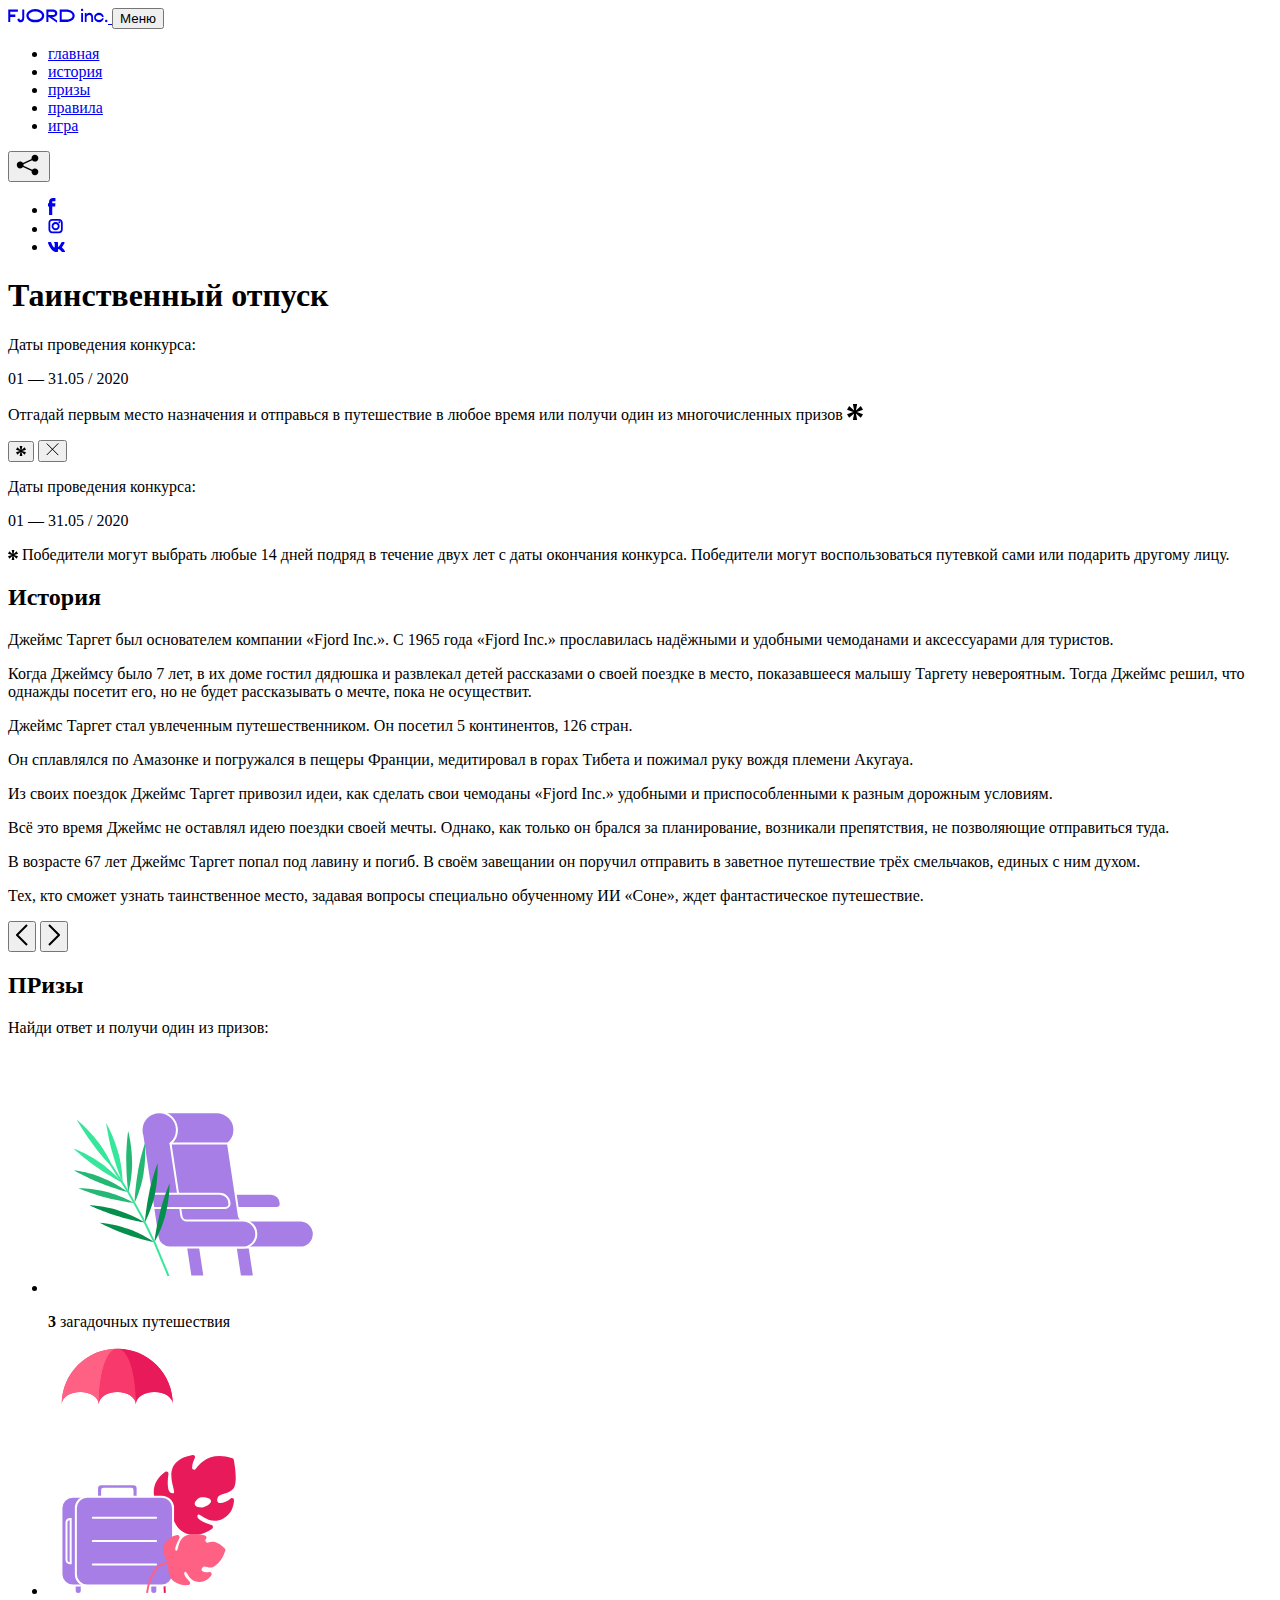
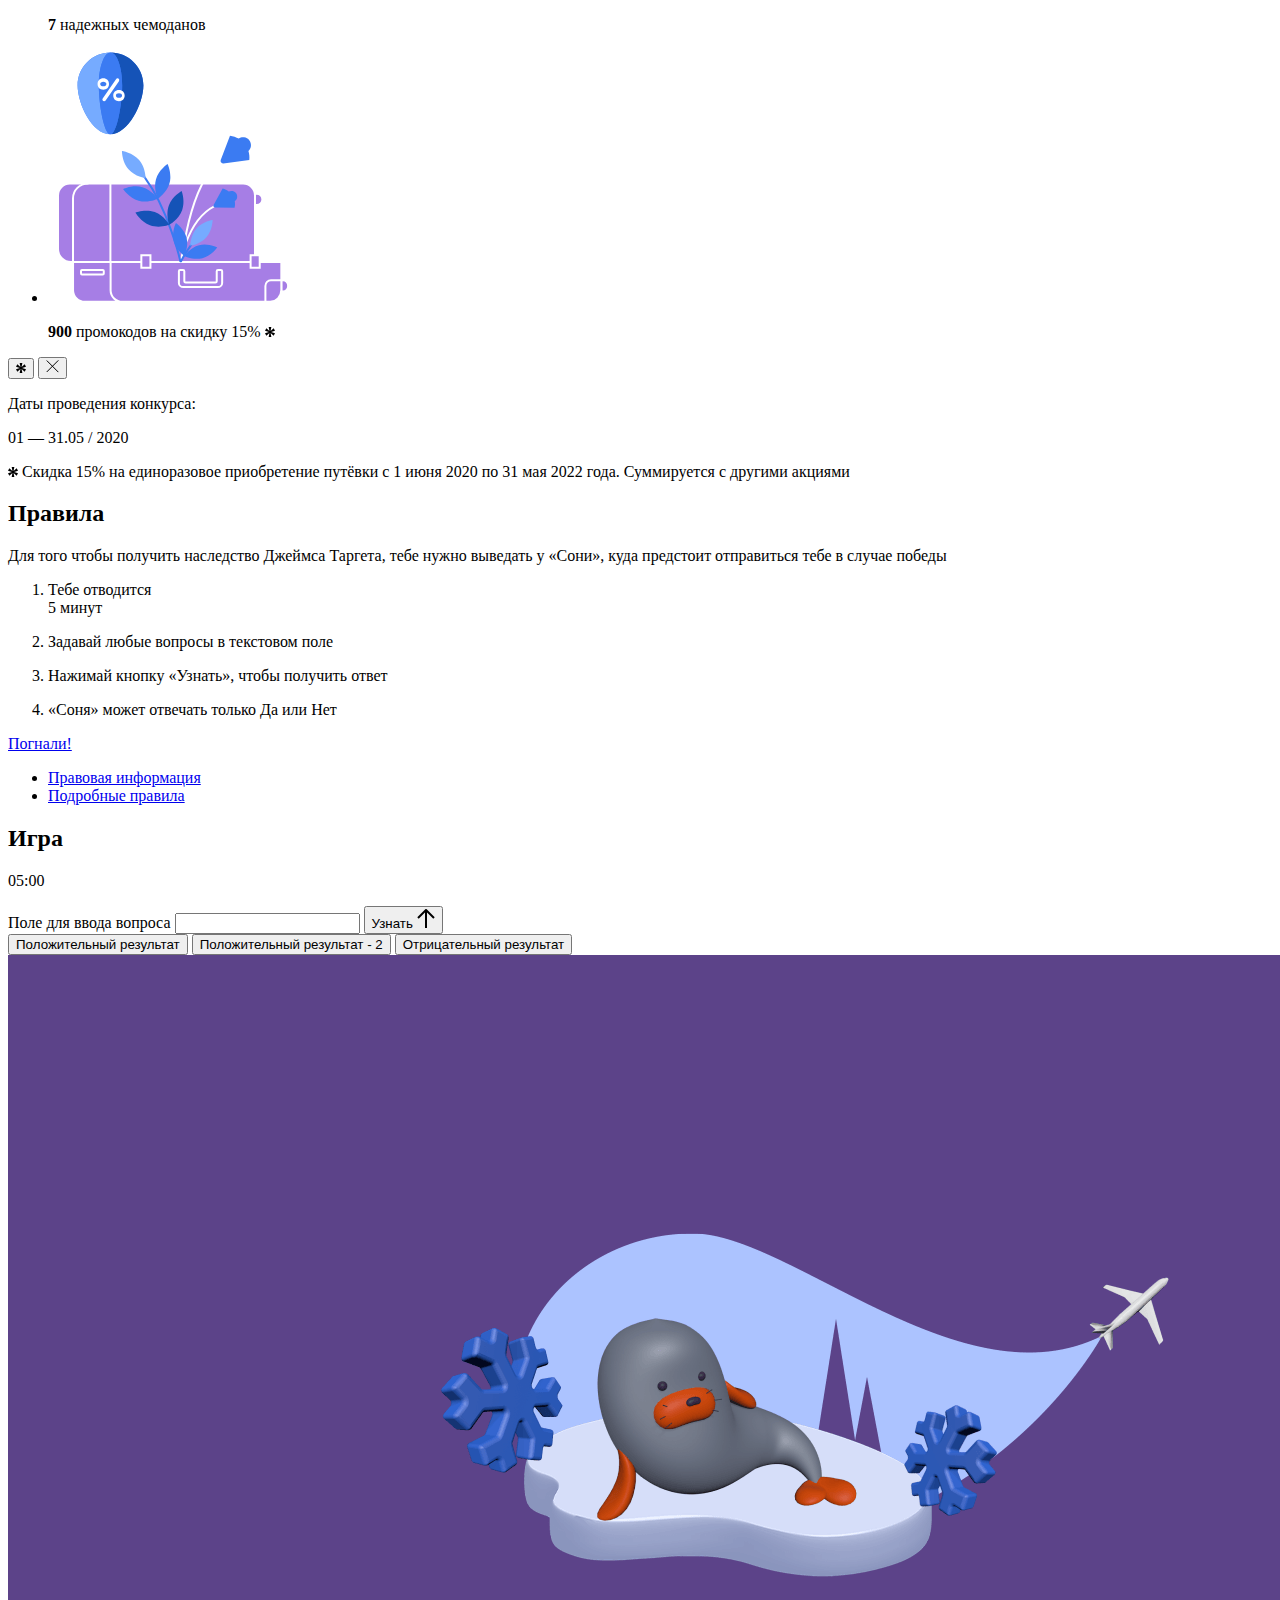
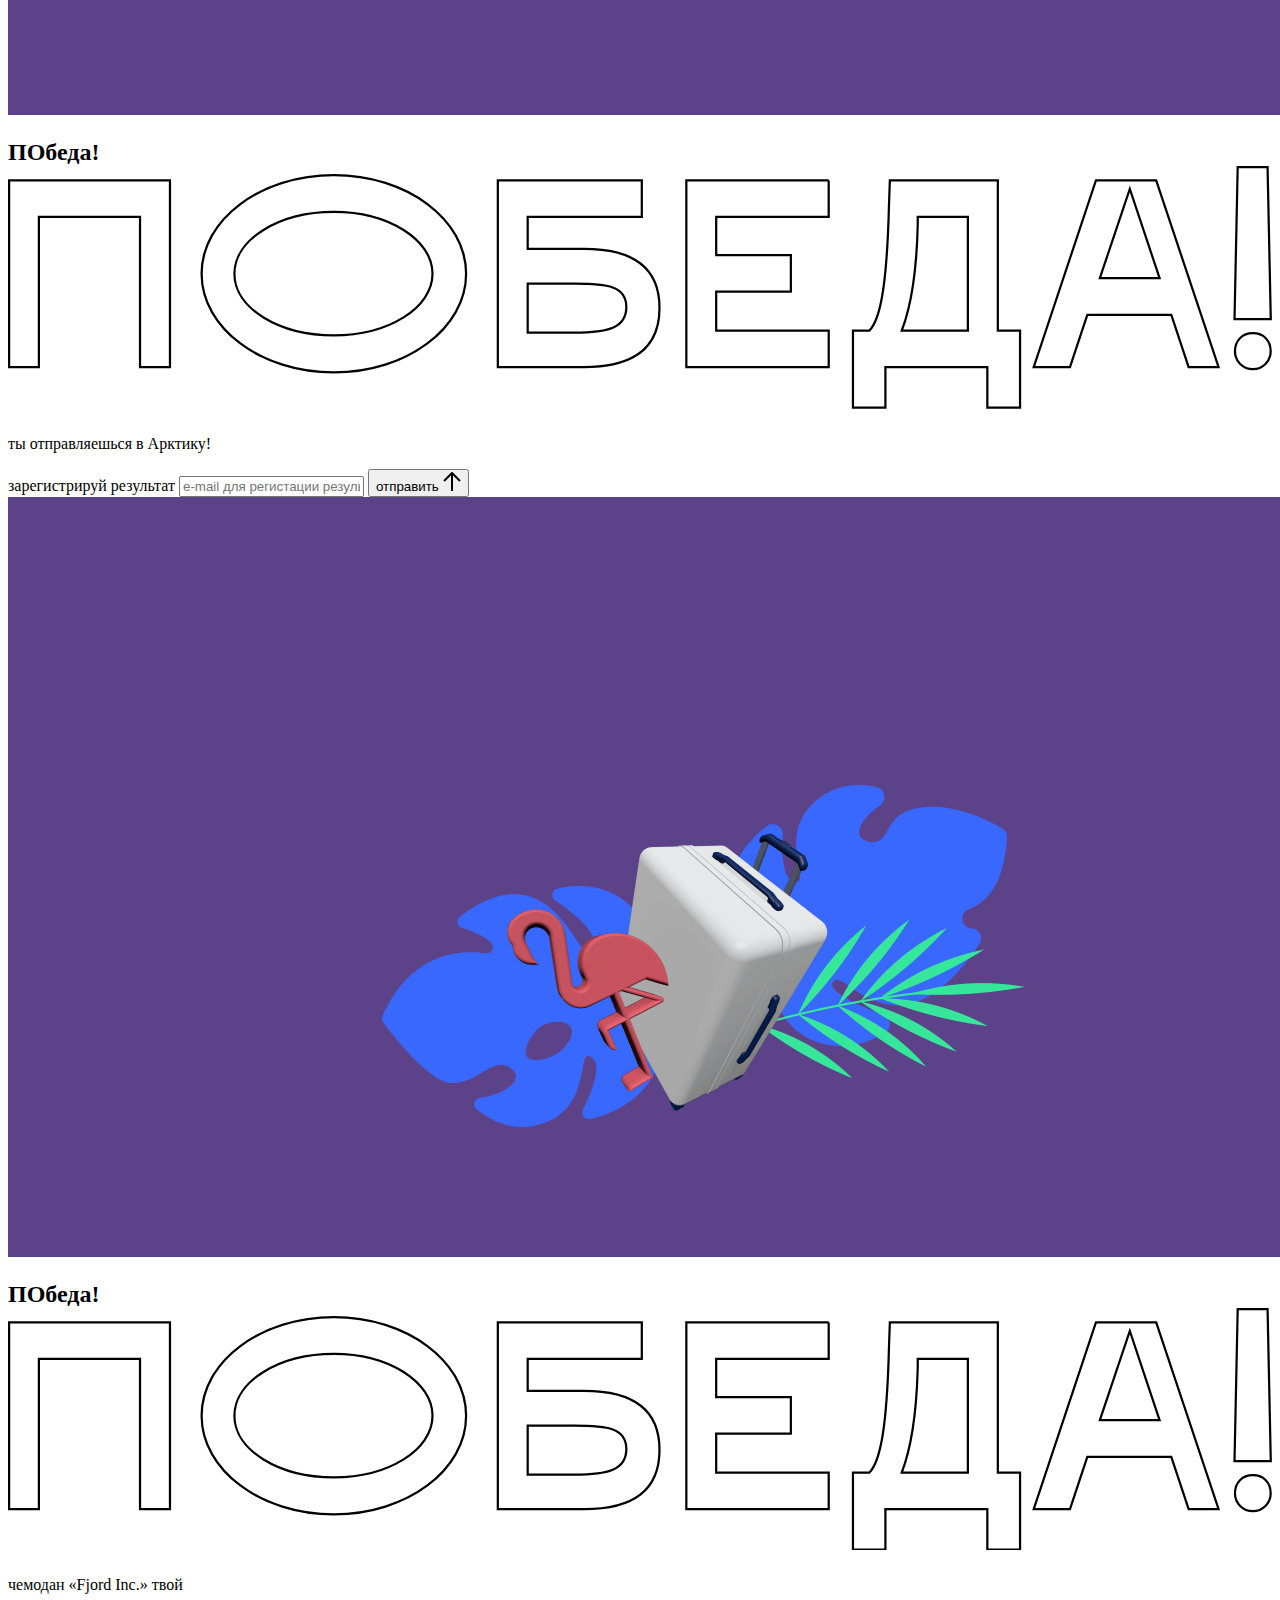
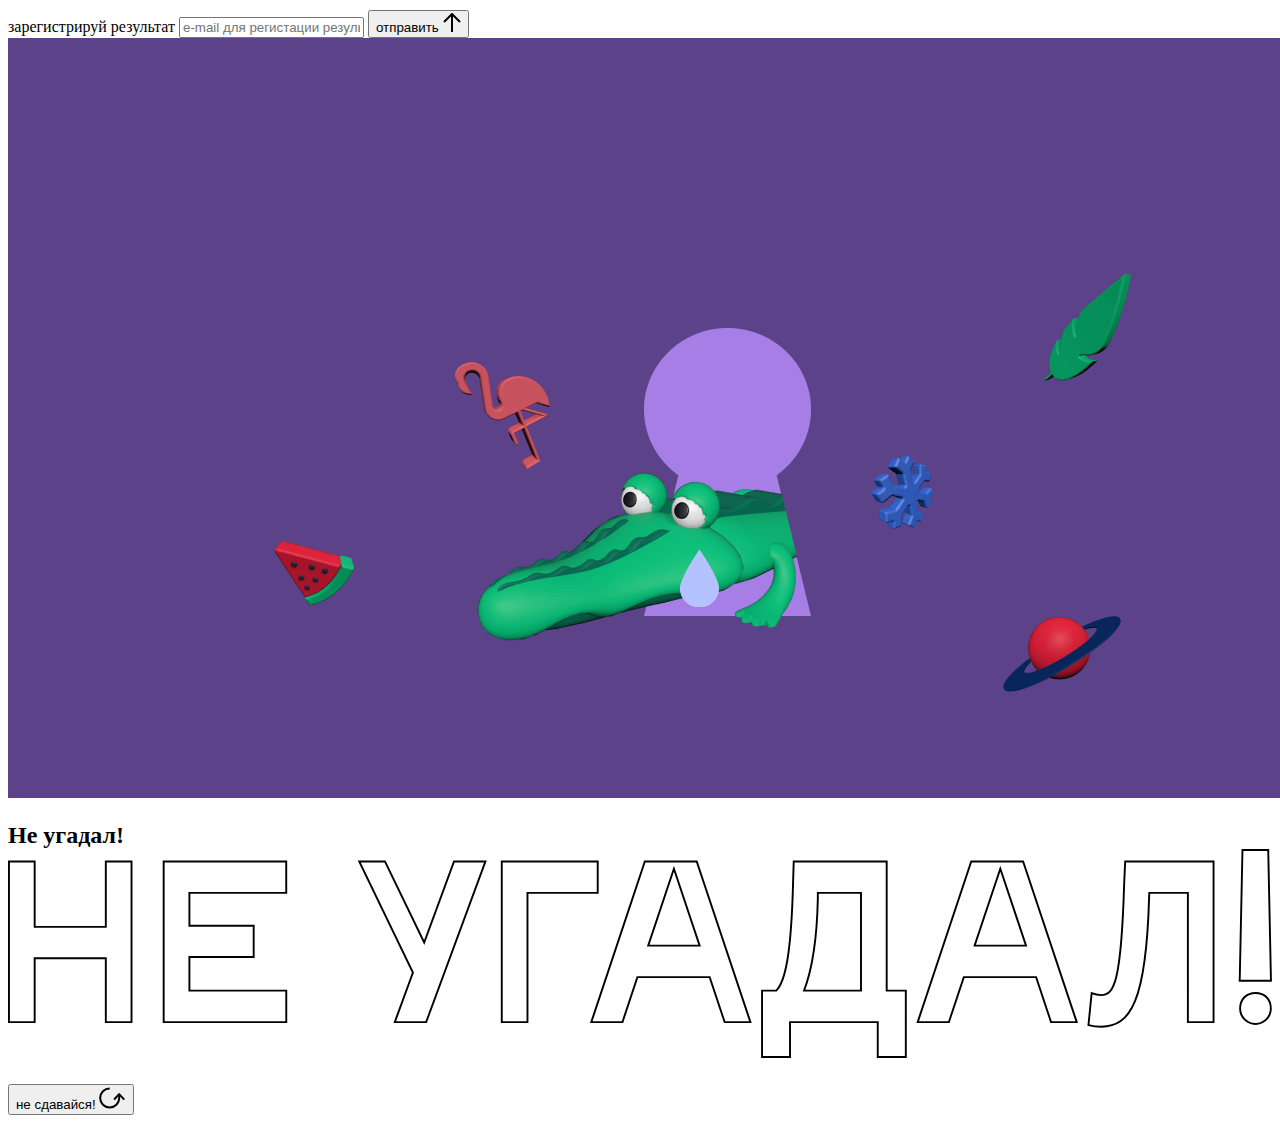
<file: source/index.html>
<!DOCTYPE html>
<html lang="ru">
<head>
  <meta charset="UTF-8">
  <meta name="description" content="">
  <meta name="viewport" content="width=device-width, initial-scale=1.0">
  <meta http-equiv="X-UA-Compatible" content="ie=edge">
  <title>Mysterious Vacation</title>
</head>
<body>

  <header class="page-header js-header">
    <div class="page-header__wrapper">
      <a href="#" class="page-header__logo" aria-label="Перейти на страницу FJORD.Inc">
        <svg width="100" height="15" viewBox="0 0 100 15" fill="none" xmlns="http://www.w3.org/2000/svg">
          <path d="M0.26 1.4V14H2.276V8.906H7.334V6.44H2.276V3.848H9.872V1.4H0.26ZM12.733 14.36C15.127 14.36 16.243 12.65 16.243 9.5V1.4H14.263V8.96C14.263 11.21 13.723 11.876 12.733 11.876C11.833 11.876 11.473 11.3 11.347 10.58L9.36702 10.94C9.63702 13.046 10.663 14.36 12.733 14.36ZM18.3918 7.7C18.3918 11.372 22.3878 14.36 27.3198 14.36C32.2518 14.36 36.2478 11.372 36.2478 7.7C36.2478 4.028 32.2518 1.04 27.3198 1.04C22.3878 1.04 18.3918 4.028 18.3918 7.7ZM20.6058 7.7C20.6058 5.378 23.6118 3.524 27.3198 3.524C30.9918 3.524 33.9798 5.378 33.9798 7.7C33.9798 10.004 30.9918 11.858 27.3198 11.858C23.6118 11.858 20.6058 10.004 20.6058 7.7ZM40.403 14V8.906H40.799L49.079 14.702V12.38L44.039 8.906H44.201C47.999 8.906 49.277 7.304 49.277 5.162C49.277 3.092 47.999 1.4 44.201 1.4H38.387V14H40.403ZM43.535 3.722C45.785 3.722 47.045 4.136 47.045 5.432C47.045 6.764 45.785 7.034 43.535 7.034H40.403V3.722H43.535ZM51.6936 1.382V14H57.8676C62.7456 14 66.7236 11.534 66.7236 7.7C66.7236 3.848 62.7456 1.382 57.8676 1.382H51.6936ZM53.7096 11.624V3.722H57.5436C61.5396 3.722 64.4916 5.018 64.4916 7.7C64.4916 10.238 61.5396 11.624 57.5436 11.624H53.7096ZM73.1832 14.018H74.9832V5H73.1832V14.018ZM72.9132 1.976C72.9132 2.57 73.3992 3.092 74.0832 3.092C74.7492 3.092 75.2352 2.57 75.2352 1.976C75.2352 1.382 74.7672 0.805999 74.0832 0.805999C73.3812 0.805999 72.9132 1.382 72.9132 1.976ZM76.7867 14H78.5687V9.104C78.7487 8.006 79.5947 6.962 81.0887 6.962C82.1147 6.962 83.2667 7.448 83.2667 9.554V14H85.0487V9.014C85.0487 6.152 83.2307 4.73 81.3587 4.73C79.9187 4.73 79.0727 5.558 78.5687 6.854V5H76.7867V14ZM90.9898 14.27C93.5098 14.27 95.3818 12.506 95.7238 10.328H94.0498C93.7258 11.3 92.6998 12.02 90.9898 12.02C88.8478 12.02 87.7678 10.922 87.7678 9.59C87.7678 8.24 88.8478 6.962 90.9898 6.962C92.7538 6.962 93.7978 7.844 94.0858 8.924H95.7418C95.4358 6.71 93.6178 4.73 90.9898 4.73C88.0918 4.73 86.1298 7.124 86.1298 9.59C86.1298 12.074 88.1278 14.27 90.9898 14.27ZM97.0693 12.938C97.0693 13.658 97.5553 14.144 98.2753 14.144C98.9953 14.144 99.4813 13.658 99.4813 12.938C99.4813 12.2 98.9953 11.714 98.2753 11.714C97.5553 11.714 97.0693 12.2 97.0693 12.938Z" fill="currentColor"/>
        </svg>
      </a>
      <button class="page-header__toggler js-menu-toggler" type="button" aria-label="Управление мобильным меню"><span>Меню</span></button>
      <nav class="page-header__nav">
        <div class="page-header__menu js-menu" id="menu">
          <ul>
            <li>
              <a class="js-menu-link" href="#top" data-href="top">главная</a>
            </li>
            <li>
              <a class="js-menu-link" href="#story" data-href="story">история</a>
            </li>
            <li>
              <a class="js-menu-link" href="#prizes" data-href="prizes">призы</a>
            </li>
            <li>
              <a class="js-menu-link" href="#rules" data-href="rules">правила</a>
            </li>
            <li>
              <a class="js-menu-link" href="#game" data-href="game">игра</a>
            </li>
          </ul>
        </div>
        <div class="page-header__social">
          <div class="social-block js-social-block">
            <button class="social-block__toggler" aria-label="Управлять блоком с социальными кнопками">
              <svg width="26" height="22" viewBox="0 0 27 22" fill="none" xmlns="http://www.w3.org/2000/svg">
                <path d="M19.6721 7.43664C21.6273 7.43664 23.213 5.85095 23.213 3.89566C23.213 1.94037 21.6273 0.354675 19.6721 0.354675C17.7168 0.354675 16.1311 1.94037 16.1311 3.89566C16.1311 4.19968 16.1728 4.49178 16.2458 4.77345L7.21751 8.95527C6.57519 8.05214 5.52303 7.46049 4.33078 7.46049C2.37549 7.46049 0.789795 9.04618 0.789795 11.0015C0.789795 12.9568 2.37549 14.5425 4.33078 14.5425C5.52303 14.5425 6.57668 13.9508 7.21751 13.0477L16.2458 17.2295C16.1743 17.5112 16.1311 17.8033 16.1311 18.1073C16.1311 20.0626 17.7168 21.6483 19.6721 21.6483C21.6273 21.6483 23.213 20.0626 23.213 18.1073C23.213 16.152 21.6273 14.5663 19.6721 14.5663C18.4798 14.5663 17.4262 15.158 16.7853 16.0611L7.75701 11.8793C7.82854 11.5976 7.87176 11.3055 7.87176 11.0015C7.87176 10.6974 7.83003 10.4053 7.75701 10.1237L16.7853 5.94186C17.4262 6.84499 18.4783 7.43664 19.6721 7.43664Z" fill="currentColor"/>
              </svg>
            </button>
            <ul class="social-block__list">
              <li>
                <a class="social-block__link social-block__link--fb" href="#" aria-label="Мы на Facebook">
                  <svg width="8" height="17" viewBox="0 0 8 17" fill="none" xmlns="http://www.w3.org/2000/svg">
                    <path d="M4.24646 16.9899H1.09275L1.05793 8.49828H0V5.30707H1.05793V3.81124C1.05793 1.42084 2.57654 0 5.21735 0H7.41758V3.18585H5.30841C4.28262 3.18585 4.2478 3.48582 4.2478 4.24914V5.30707H7.42964L7.16716 8.49828H4.2478V16.9899H4.24646Z" fill="currentColor"/>
                  </svg>
                </a>
              </li>
              <li>
                <a class="social-block__link social-block__link--insta" href="#" aria-label="Мы в Instagram">
                  <svg width="15" height="15" viewBox="0 0 15 15" fill="none" xmlns="http://www.w3.org/2000/svg">
                    <path d="M11.0197 0H4.19806C2.14246 0 0.471191 1.66993 0.471191 3.72285V10.5499C0.471191 12.6082 2.14112 14.2727 4.19806 14.2727H11.0197C13.0753 14.2727 14.7466 12.6082 14.7466 10.5499V3.72285C14.7466 1.67127 13.0753 0 11.0197 0ZM11.0197 12.4849H4.19806C3.13076 12.4849 2.26432 11.6158 2.26432 10.5512V3.72419C2.26432 2.65956 3.13076 1.79715 4.19806 1.79715H11.0197C12.087 1.79715 12.9535 2.6609 12.9535 3.72419V10.5512C12.9535 11.6145 12.087 12.4849 11.0197 12.4849Z" fill="currentColor"/>
                    <path d="M7.60887 3.11084C5.38989 3.11084 3.58203 4.9187 3.58203 7.14036C3.58203 9.35532 5.38989 11.1645 7.60887 11.1645C9.83053 11.1645 11.6357 9.35666 11.6357 7.14036C11.6357 4.9187 9.83053 3.11084 7.60887 3.11084ZM7.60887 9.36871C6.37551 9.36871 5.37784 8.37372 5.37784 7.14036C5.37784 5.90699 6.37551 4.90665 7.60887 4.90665C8.83822 4.90665 9.84259 5.90833 9.84259 7.14036C9.84392 8.37238 8.83822 9.36871 7.60887 9.36871Z" fill="currentColor"/>
                    <path d="M11.3573 2.35962C10.8256 2.35962 10.3931 2.79752 10.3931 3.32381C10.3931 3.85546 10.8256 4.29336 11.3573 4.29336C11.8862 4.29336 12.3215 3.85546 12.3215 3.32381C12.3215 2.79752 11.8862 2.35962 11.3573 2.35962Z" fill="currentColor"/>
                  </svg>
                </a>
              </li>
              <li>
                <a class="social-block__link social-block__link--vk" href="#" aria-label="Мы ВКонтакте">
                  <svg width="17" height="10" viewBox="0 0 17 10" fill="none" xmlns="http://www.w3.org/2000/svg">
                    <path d="M14.1234 4.9002C14.1234 4.9002 16.3623 1.72708 16.5866 0.680242C16.6595 0.312285 16.4947 0.103188 16.1069 0.103188C16.1069 0.103188 14.8193 0.103188 14.168 0.103188C13.7235 0.103188 13.5587 0.293278 13.4235 0.579768C13.4235 0.579768 12.3724 2.82553 11.0969 4.24712C10.6861 4.70333 10.4781 4.84318 10.2511 4.84318C10.0646 4.84318 9.98625 4.6911 9.98625 4.27834V0.649016C9.98625 0.147997 9.92545 0.00135496 9.5066 0.00135496H6.39628C6.15578 0.00135496 6.0085 0.134417 6.0085 0.324506C6.0085 0.801084 6.73406 0.908351 6.73406 2.20231V4.87305C6.73406 5.40529 6.70569 5.61575 6.45303 5.61575C5.78016 5.61575 4.19528 3.30618 3.30623 0.678887C3.12923 0.145282 2.93737 0 2.43475 0H0.486409C0.205373 0 0 0.190085 0 0.476576C0 0.991172 0.60666 3.40801 2.99277 6.64358C4.59927 8.8201 6.70569 10 8.60269 10C9.76196 10 10.0416 9.80312 10.0416 9.31432V7.63883C10.0416 7.22607 10.2065 7.04956 10.4429 7.04956C10.7078 7.04956 11.1847 7.13238 12.2805 8.22268C13.5843 9.47862 13.6762 10 14.3896 10H16.5676C16.7919 10 17 9.89273 17 9.52342C17 9.02919 16.3623 8.15343 15.384 7.10659C14.9801 6.56755 14.3302 5.98914 14.1248 5.72301C13.8275 5.40801 13.9154 5.23014 14.1234 4.9002Z" fill="currentColor"/>
                  </svg>
                </a>
              </li>
            </ul>
          </div>
        </div>
      </nav>
    </div>
  </header>

  <main class="page-content">

    <section class="animation-screen"></section>

    <section class="screen screen--hidden screen--intro" id="top">
      <div class="screen__wrapper">
        <div class="intro">
          <h1 class="intro__title">Таинственный отпуск</h1>
          <div class="intro__content">
            <div class="intro__info">
              <p class="intro__label">Даты проведения конкурса:</p>
              <p class="intro__date">01 — 31.05 / 2020</p>
            </div>
            <div class="intro__message">
              <p>
                Отгадай первым место назначения и&nbsp;отправься в&nbsp;путешествие в&nbsp;любое время или получи один из многочисленных призов
                <svg width="16" height="16" viewBox="0 0 10 10" fill="none" xmlns="http://www.w3.org/2000/svg">
                  <path d="M0 6.35337L3.90271 4.99012L0 3.64663L1.34615 1.32374L4.44287 4.01073L3.67364 0H6.34615L5.57692 4.01073L8.65385 1.32374L10 3.64663L6.13405 4.99012L10 6.35337L8.65385 8.65651L5.57692 5.98927L6.34615 10H3.67364L4.44287 5.96952L1.34615 8.65651L0 6.35337Z" fill="currentColor"/>
                </svg>
              </p>
            </div>
          </div>
        </div>
      </div>
      <div class="screen__footer js-footer">
        <button class="screen__footer-enlarge js-footer-toggler" type="button" aria-label="Показать сообщение">
          <svg width="10" height="10" viewBox="0 0 10 10" fill="none" xmlns="http://www.w3.org/2000/svg">
            <path d="M0 6.35337L3.90271 4.99012L0 3.64663L1.34615 1.32374L4.44287 4.01073L3.67364 0H6.34615L5.57692 4.01073L8.65385 1.32374L10 3.64663L6.13405 4.99012L10 6.35337L8.65385 8.65651L5.57692 5.98927L6.34615 10H3.67364L4.44287 5.96952L1.34615 8.65651L0 6.35337Z" fill="currentColor"/>
          </svg>
        </button>
        <button class="screen__footer-collapse js-footer-toggler" type="button" aria-label="Скрыть сообщение">
          <svg width="13" height="13" viewBox="0 0 13 13" fill="none" xmlns="http://www.w3.org/2000/svg">
            <line x1="12.3536" y1="0.353553" x2="0.738349" y2="11.9688" stroke="currentColor"/>
            <line x1="0.738319" y1="0.539925" x2="12.3535" y2="12.1551" stroke="currentColor"/>
          </svg>
        </button>
        <div class="screen__footer-wrapper">
          <div class="screen__footer-announce">
            <p class="screen__footer-label">Даты проведения конкурса:</p>
            <p class="screen__footer-date">01 — 31.05 / 2020</p>
          </div>
          <div class="screen__footer-note">
            <p>
              <svg width="10" height="10" viewBox="0 0 10 10" fill="none" xmlns="http://www.w3.org/2000/svg">
                <path d="M0 6.35337L3.90271 4.99012L0 3.64663L1.34615 1.32374L4.44287 4.01073L3.67364 0H6.34615L5.57692 4.01073L8.65385 1.32374L10 3.64663L6.13405 4.99012L10 6.35337L8.65385 8.65651L5.57692 5.98927L6.34615 10H3.67364L4.44287 5.96952L1.34615 8.65651L0 6.35337Z" fill="currentColor"/>
              </svg>
              <span>Победители могут выбрать любые 14 дней подряд в&nbsp;течение двух лет с&nbsp;даты окончания конкурса. Победители могут воспользоваться путевкой сами или подарить другому лицу.</span>
            </p>
          </div>
        </div>
      </div>
    </section>

    <section class="screen screen--hidden screen--story" id="story">

      <div class="slider swiper-container js-slider">

        <div class="swiper-wrapper">

          <div class="slider__item swiper-slide">
            <h2 class="slider__item-title">История</h2>
            <p class="slider__item-text">Джеймс Таргет был основателем компании &laquo;Fjord Inc.&raquo;. С&nbsp;1965 года &laquo;Fjord Inc.&raquo; прославилась надёжными и&nbsp;удобными чемоданами и&nbsp;аксессуарами для туристов.</p>
          </div>

          <div class="slider__item swiper-slide">
            <p class="slider__item-text">Когда Джеймсу было 7&nbsp;лет, в&nbsp;их&nbsp;доме гостил дядюшка и&nbsp;развлекал детей рассказами о&nbsp;своей поездке в&nbsp;место, показавшееся малышу Таргету невероятным. Тогда Джеймс решил, что однажды посетит его, но&nbsp;не&nbsp;будет рассказывать о&nbsp;мечте, пока не&nbsp;осуществит.</p>
          </div>

          <div class="slider__item swiper-slide">
            <p class="slider__item-text">Джеймс Таргет стал увлеченным путешественником. Он&nbsp;посетил 5&nbsp;континентов, 126&nbsp;стран.</p>
          </div>

          <div class="slider__item swiper-slide">
            <p class="slider__item-text">Он&nbsp;сплавлялся по&nbsp;Амазонке и&nbsp;погружался в&nbsp;пещеры Франции, медитировал в&nbsp;горах Тибета и&nbsp;пожимал руку вождя племени Акугауа.</p>
          </div>

          <div class="slider__item swiper-slide">
            <p class="slider__item-text">Из&nbsp;своих поездок Джеймс Таргет привозил идеи, как сделать свои чемоданы &laquo;Fjord Inc.&raquo; удобными и&nbsp;приспособленными к&nbsp;разным дорожным условиям.</p>
          </div>

          <div class="slider__item swiper-slide">
            <p class="slider__item-text">Всё это время Джеймс не&nbsp;оставлял идею поездки своей мечты. Однако, как только он&nbsp;брался за&nbsp;планирование, возникали препятствия, не&nbsp;позволяющие отправиться туда.</p>
          </div>

          <div class="slider__item swiper-slide">
            <p class="slider__item-text">В&nbsp;возрасте 67&nbsp;лет Джеймс Таргет попал под лавину и&nbsp;погиб. В&nbsp;своём завещании он&nbsp;поручил отправить в&nbsp;заветное путешествие трёх смельчаков, единых с&nbsp;ним духом.</p>
          </div>

          <div class="slider__item swiper-slide">
            <p class="slider__item-text">Тех, кто сможет узнать таинственное место, задавая вопросы специально обученному ИИ&nbsp;&laquo;Соне&raquo;, ждет фантастическое путешествие.</p>
          </div>
        </div>
        <div class="slider__controls">
          <button class="slider__control slider__control--prev js-control-prev" type="button" aria-label="Показать предыдущую историю">
            <svg width="12" height="22" viewBox="0 0 12 22" fill="none" xmlns="http://www.w3.org/2000/svg">
              <path d="M11 1L1 11L11 21" stroke="currentColor" stroke-width="2" stroke-linejoin="round"/>
            </svg>
          </button>
          <button class="slider__control slider__control--next js-control-next" type="button" aria-label="Показать следующую историю">
            <svg width="12" height="22" viewBox="0 0 12 22" fill="none" xmlns="http://www.w3.org/2000/svg">
              <path d="M1 1L11 11L1 21" stroke="currentColor" stroke-width="2" stroke-linejoin="round"/>
            </svg>
          </button>
        </div>
        <div class="slider__pagination swiper-pagination"></div>
      </div>
    </section>

    <section class="screen screen--hidden screen--prizes" id="prizes">
      <div class="screen__wrapper">
        <div class="prizes">
          <h2 class="prizes__title">ПРизы</h2>
          <div class="prizes__lead">
            <p>Найди ответ и&nbsp;получи один из&nbsp;призов:</p>
          </div>
          <ul class="prizes__list">
            <li class="prizes__item prizes__item--journeys">
              <div class="prizes__icon">
                <picture>
                  <source srcset="img/prize1-mob.svg" media="(orientation: portrait)">
                  <img src="img/prize1.svg" alt="">
                </picture>
              </div>
              <p class="prizes__desc">
                <b>3</b>
                <span>загадочных путешествия</span>
              </p>
            </li>
            <li class="prizes__item prizes__item--cases">
              <div class="prizes__icon">
                <picture>
                  <source srcset="img/prize2-mob.svg" media="(orientation: portrait)">
                  <img src="img/prize2.svg" alt="">
                </picture>
              </div>
              <p class="prizes__desc">
                <b>7</b>
                <span>надежных чемоданов</span>
              </p>
            </li>
            <li class="prizes__item prizes__item--codes">
              <div class="prizes__icon">
                <picture>
                  <source srcset="img/prize3-mob.svg" media="(orientation: portrait)">
                  <img src="img/prize3.svg" alt="">
                </picture>
              </div>
              <p class="prizes__desc">
                <b>900</b>
                <span>
                  промокодов на&nbsp;скидку 15%
                  <svg width="10" height="10" viewBox="0 0 10 10" fill="none" xmlns="http://www.w3.org/2000/svg">
                    <path d="M0 6.35337L3.90271 4.99012L0 3.64663L1.34615 1.32374L4.44287 4.01073L3.67364 0H6.34615L5.57692 4.01073L8.65385 1.32374L10 3.64663L6.13405 4.99012L10 6.35337L8.65385 8.65651L5.57692 5.98927L6.34615 10H3.67364L4.44287 5.96952L1.34615 8.65651L0 6.35337Z" fill="currentColor"/>
                  </svg>
                </span>
              </p>
            </li>
          </ul>
        </div>
      </div>
      <div class="screen__footer js-footer">
        <button class="screen__footer-enlarge js-footer-toggler" type="button" aria-label="Показать сообщение">
          <svg width="10" height="10" viewBox="0 0 10 10" fill="none" xmlns="http://www.w3.org/2000/svg">
            <path d="M0 6.35337L3.90271 4.99012L0 3.64663L1.34615 1.32374L4.44287 4.01073L3.67364 0H6.34615L5.57692 4.01073L8.65385 1.32374L10 3.64663L6.13405 4.99012L10 6.35337L8.65385 8.65651L5.57692 5.98927L6.34615 10H3.67364L4.44287 5.96952L1.34615 8.65651L0 6.35337Z" fill="currentColor"/>
          </svg>
        </button>
        <button class="screen__footer-collapse js-footer-toggler" type="button" aria-label="Скрыть сообщение">
          <svg width="13" height="13" viewBox="0 0 13 13" fill="none" xmlns="http://www.w3.org/2000/svg">
            <line x1="12.3536" y1="0.353553" x2="0.738349" y2="11.9688" stroke="currentColor"/>
            <line x1="0.738319" y1="0.539925" x2="12.3535" y2="12.1551" stroke="currentColor"/>
          </svg>
        </button>
        <div class="screen__footer-wrapper">
          <div class="screen__footer-announce">
            <p class="screen__footer-label">Даты проведения конкурса:</p>
            <p class="screen__footer-date">01 — 31.05 / 2020</p>
          </div>
          <div class="screen__footer-note">
            <p>
              <svg width="10" height="10" viewBox="0 0 10 10" fill="none" xmlns="http://www.w3.org/2000/svg">
                <path d="M0 6.35337L3.90271 4.99012L0 3.64663L1.34615 1.32374L4.44287 4.01073L3.67364 0H6.34615L5.57692 4.01073L8.65385 1.32374L10 3.64663L6.13405 4.99012L10 6.35337L8.65385 8.65651L5.57692 5.98927L6.34615 10H3.67364L4.44287 5.96952L1.34615 8.65651L0 6.35337Z" fill="currentColor"/>
              </svg>
              <span>Скидка&nbsp;15% на&nbsp;единоразовое приобретение путёвки с&nbsp;1&nbsp;июня 2020 по&nbsp;31&nbsp;мая 2022&nbsp;года. Суммируется с&nbsp;другими акциями</span>
            </p>
          </div>
        </div>
      </div>
    </section>

    <section class="screen screen--hidden screen--rules" id="rules">
      <div class="screen__wrapper">
        <div class="rules">
          <h2 class="rules__title">Правила</h2>
          <div class="rules__lead">
            <p>Для того чтобы получить наследство Джеймса Таргета, тебе нужно выведать у&nbsp;&laquo;Сони&raquo;, куда предстоит отправиться тебе в&nbsp;случае победы</p>
          </div>
          <ol class="rules__list">
            <li class="rules__item">
              <p>Тебе отводится <br>5&nbsp;минут</p>
            </li>
            <li class="rules__item">
              <p>Задавай любые вопросы в&nbsp;текстовом поле</p>
            </li>
            <li class="rules__item">
              <p>Нажимай кнопку &laquo;Узнать&raquo;, чтобы получить ответ</p>
            </li>
            <li class="rules__item">
              <p>&laquo;Соня&raquo; может отвечать только&nbsp;Да или Нет</p>
            </li>
          </ol>
          <a href="#game" class="rules__link btn">Погнали!</a>
        </div>
      </div>
      <div class="screen__disclaimer">
        <div class="disclaimer">
          <ul>
            <li>
              <a href="#">Правовая информация</a>
            </li>
            <li>
              <a href="#">Подробные правила</a>
            </li>
          </ul>
        </div>
      </div>
    </section>

    <section class="screen screen--hidden screen--game" id="game">
      <div class="screen__wrapper">
        <div class="game">
          <div class="game__header">
            <h2 class="game__title">Игра</h2>
            <div class="game__counter">
              <span>05</span>:<span>00</span>
            </div>
          </div>
          <div class="game__body">
            <div class="chat">
              <div class="chat__body js-chat">
                <ul class="chat__list" id="messages"></ul>
              </div>
              <div class="chat__footer">
                <form action="#" method="post" class="form" id="message-form">
                  <label for="message-field" class="visually-hidden">Поле для ввода вопроса</label>
                  <input type="text" class="form__field" id="message-field">
                  <button class="form__button btn">
                    Узнать
                    <svg width="18" height="19" viewBox="0 0 18 19" fill="none" xmlns="http://www.w3.org/2000/svg">
                      <path stroke="currentColor" stroke-width="2" d="M9 19V1"/>
                      <path d="M1 9l8-8 8 8" stroke="currentColor" stroke-width="2" stroke-linejoin="round"/>
                    </svg>
                  </button>
                </form>
              </div>
            </div>
          </div>
          <!-- временные кнопки для показа результата -->
          <div class="game__buttons">
            <button class="game__button btn js-show-result" type="button" data-target="result">Положительный результат</button>
            <button class="game__button btn js-show-result" type="button" data-target="result2">Положительный результат - 2</button>
            <button class="game__button btn js-show-result" type="button" data-target="result3">Отрицательный результат</button>
          </div>
        </div>
      </div>
    </section>

    <section class="screen screen--hidden screen--result" id="result">
      <div class="screen__wrapper">
        <div class="result result--trip">
          <div class="result__image">
            <picture>
              <source srcset="img/result1-mob.png 1x, img/result1-mob@2x.png 2x" media="(max-width: 768px) and (orientation: portrait)">
              <img src="img/result1.png" srcset="img/result1@2x.png 2x" alt="">
            </picture>
          </div>
          <h2 class="result__title">
            <span class="visually-hidden">ПОбеда!</span>
            <svg xmlns="http://www.w3.org/2000/svg" viewBox="0 0 568.85 109.24">
              <path d="M16,24.44V92H2.6V8H75V92H61.52V24.44H16Z" transform="translate(-2.1 -1.5)" fill="none" stroke="currentColor"/>
              <path
                d="M148.76,5.6c32.88,0,59.52,19.92,59.52,44.4s-26.64,44.4-59.52,44.4S89.24,74.48,89.24,50,115.88,5.6,148.76,5.6Zm0,72.12c24.48,0,44.4-12.36,44.4-27.72s-19.92-27.84-44.4-27.84C124,22.16,104,34.52,104,50S124,77.72,148.76,77.72Z"
                transform="translate(-2.1 -1.5)" fill="none" stroke="currentColor"/>
              <path
                d="M287.36,8V24.44H236v14.4h25.32c25.44,0,34,11.16,34,26.52,0,15.6-8.52,26.64-34,26.64H222.56V8h64.8ZM256.88,76.52c15.12,0,23.52-2,23.52-11.52S272,54.44,256.88,54.44H236V76.52h20.88Z"
                transform="translate(-2.1 -1.5)" fill="none" stroke="currentColor"/>
              <path d="M371.47,8V24.44H320.84V41.6h33.6V58h-33.6V75.56h50.64V92H307.4V8h64.08Z" transform="translate(-2.1 -1.5)"
                    fill="none" stroke="currentColor"/>
              <path
                d="M382.39,110.24V75.56h7.44c4.56-4.68,7.8-18.36,8.76-56L399,8h48.6V75.56h10v34.68H442.87V92H397v18.24H382.39Zm51.72-34.68V24.44H411.55v3.12c-0.48,22.44-3.24,37.68-7.2,48h29.76Z"
                transform="translate(-2.1 -1.5)" fill="none" stroke="currentColor"/>
              <path
                d="M463.75,92l28-84h27.12l28.08,84H533.47l-7.8-23.52h-37.8L480.07,92H463.75Zm56.64-40L507,11.84,493.51,52h26.88Z"
                transform="translate(-2.1 -1.5)" fill="none" stroke="currentColor"/>
              <path
                d="M554.12,70.4L555.55,2H569l1.44,68.4H554.12Zm8.28,6.36c4.8,0,8,3.24,8,8.16a8,8,0,1,1-16.08,0C554.35,80,557.59,76.76,562.39,76.76Z"
                transform="translate(-2.1 -1.5)" fill="none" stroke="currentColor"/>
            </svg>
          </h2>
          <div class="result__text">
            <p>ты&nbsp;отправляешься в&nbsp;Арктику!</p>
          </div>
          <div class="result__form">
            <form action="#" method="post" class="form form--result">
              <label for="email-field" class="form__label">зарегистрируй результат</label>
              <input type="email" class="form__field" id="email-field" placeholder="e-mail для регистации результата и получения приза" required>
              <button class="form__button btn">
                отправить
                <svg width="18" height="19" viewBox="0 0 18 19" fill="none" xmlns="http://www.w3.org/2000/svg">
                  <path stroke="currentColor" stroke-width="2" d="M9 19V1"/>
                  <path d="M1 9l8-8 8 8" stroke="currentColor" stroke-width="2" stroke-linejoin="round"/>
                </svg>
              </button>
            </form>
          </div>
        </div>
      </div>
    </section>

    <section class="screen screen--hidden screen--result" id="result2">
      <div class="screen__wrapper">
        <div class="result result--prize">
          <div class="result__image">
            <picture>
              <source srcset="img/result2-mob.png 1x, img/result2-mob@2x.png 2x" media="(max-width: 768px) and (orientation: portrait)">
              <img src="img/result2.png" srcset="img/result2@2x.png 2x" alt="">
            </picture>
          </div>
          <h2 class="result__title">
            <span class="visually-hidden">ПОбеда!</span>
            <svg xmlns="http://www.w3.org/2000/svg" viewBox="0 0 568.85 109.24">
              <path d="M16,24.44V92H2.6V8H75V92H61.52V24.44H16Z" transform="translate(-2.1 -1.5)" fill="none" stroke="currentColor"/>
              <path
                d="M148.76,5.6c32.88,0,59.52,19.92,59.52,44.4s-26.64,44.4-59.52,44.4S89.24,74.48,89.24,50,115.88,5.6,148.76,5.6Zm0,72.12c24.48,0,44.4-12.36,44.4-27.72s-19.92-27.84-44.4-27.84C124,22.16,104,34.52,104,50S124,77.72,148.76,77.72Z"
                transform="translate(-2.1 -1.5)" fill="none" stroke="currentColor"/>
              <path
                d="M287.36,8V24.44H236v14.4h25.32c25.44,0,34,11.16,34,26.52,0,15.6-8.52,26.64-34,26.64H222.56V8h64.8ZM256.88,76.52c15.12,0,23.52-2,23.52-11.52S272,54.44,256.88,54.44H236V76.52h20.88Z"
                transform="translate(-2.1 -1.5)" fill="none" stroke="currentColor"/>
              <path d="M371.47,8V24.44H320.84V41.6h33.6V58h-33.6V75.56h50.64V92H307.4V8h64.08Z" transform="translate(-2.1 -1.5)"
                    fill="none" stroke="currentColor"/>
              <path
                d="M382.39,110.24V75.56h7.44c4.56-4.68,7.8-18.36,8.76-56L399,8h48.6V75.56h10v34.68H442.87V92H397v18.24H382.39Zm51.72-34.68V24.44H411.55v3.12c-0.48,22.44-3.24,37.68-7.2,48h29.76Z"
                transform="translate(-2.1 -1.5)" fill="none" stroke="currentColor"/>
              <path
                d="M463.75,92l28-84h27.12l28.08,84H533.47l-7.8-23.52h-37.8L480.07,92H463.75Zm56.64-40L507,11.84,493.51,52h26.88Z"
                transform="translate(-2.1 -1.5)" fill="none" stroke="currentColor"/>
              <path
                d="M554.12,70.4L555.55,2H569l1.44,68.4H554.12Zm8.28,6.36c4.8,0,8,3.24,8,8.16a8,8,0,1,1-16.08,0C554.35,80,557.59,76.76,562.39,76.76Z"
                transform="translate(-2.1 -1.5)" fill="none" stroke="currentColor"/>
            </svg>
          </h2>
          <div class="result__text">
            <p>чемодан &laquo;Fjord&nbsp;Inc.&raquo;&nbsp;твой</p>
          </div>
          <div class="result__form">
            <form action="#" method="post" class="form form--result">
              <label for="email-field2" class="form__label">зарегистрируй результат</label>
              <input type="email" class="form__field" id="email-field2" placeholder="e-mail для регистации результата и получения приза" required>
              <button class="form__button btn">
                отправить
                <svg width="18" height="19" viewBox="0 0 18 19" fill="none" xmlns="http://www.w3.org/2000/svg">
                  <path stroke="currentColor" stroke-width="2" d="M9 19V1"/>
                  <path d="M1 9l8-8 8 8" stroke="currentColor" stroke-width="2" stroke-linejoin="round"/>
                </svg>
              </button>
            </form>
          </div>
        </div>
      </div>
    </section>

    <section class="screen screen--hidden screen--result" id="result3">
      <div class="screen__wrapper">
        <div class="result result--negative">
          <div class="result__image">
            <picture>
              <source srcset="img/result3-mob.png 1x, img/result3-mob@2x.png 2x" media="(max-width: 768px) and (orientation: portrait)">
              <img src="img/result3.png" srcset="img/result3@2x.png 2x" alt="">
            </picture>
          </div>
          <h2 class="result__title">
            <span class="visually-hidden">Не угадал!</span>
            <svg xmlns="http://www.w3.org/2000/svg" viewBox="0 0 660.77 109.24">
              <path d="M2.66,92V8H16.1V42.2H53.3V8H66.74V92H53.3V58.64H16.1V92H2.66Z" transform="translate(-2.16 -1.5)"
                    fill="none" stroke="currentColor"/>
              <path d="M147.62,8V24.44H97V41.6h33.6V58H97V75.56h50.64V92H83.54V8h64.08Z" transform="translate(-2.16 -1.5)"
                    fill="none" stroke="currentColor"/>
              <path d="M199.22,8l20.52,42.36L235.34,8h16.44l-31,84H204.38l9.48-25.92L185.78,8h13.44Z"
                    transform="translate(-2.16 -1.5)" fill="none" stroke="currentColor"/>
              <path d="M273.74,24.44V92H260.3V8h50.16V24.44H273.74Z" transform="translate(-2.16 -1.5)" fill="none"
                    stroke="currentColor"/>
              <path
                d="M307.1,92l28-84h27.12l28.08,84H376.82L369,68.48h-37.8L323.42,92H307.1Zm56.64-40L350.3,11.84,336.86,52h26.88Z"
                transform="translate(-2.16 -1.5)" fill="none" stroke="currentColor"/>
              <path
                d="M396.38,110.24V75.56h7.44c4.56-4.68,7.8-18.36,8.76-56L412.94,8h48.6V75.56h10v34.68H456.86V92H411v18.24H396.38ZM448.1,75.56V24.44H425.54v3.12c-0.48,22.44-3.24,37.68-7.2,48H448.1Z"
                transform="translate(-2.16 -1.5)" fill="none" stroke="currentColor"/>
              <path
                d="M477.74,92l28-84h27.12L560.9,92H547.46l-7.8-23.52h-37.8L494.06,92H477.74Zm56.64-40-13.44-40.2L507.5,52h26.88Z"
                transform="translate(-2.16 -1.5)" fill="none" stroke="currentColor"/>
              <path
                d="M568.7,76.88a13.77,13.77,0,0,0,5,1c6.6,0,10.44-6.24,12-58.32L586.22,8h46.2V92H619V24.44H598.82l-0.12,3.12C597.14,81,589,94.4,573.74,94.4a28.55,28.55,0,0,1-6.72-.84Z"
                transform="translate(-2.16 -1.5)" fill="none" stroke="currentColor"/>
              <path
                d="M646.1,70.4L647.54,2H661l1.44,68.4H646.1Zm8.28,6.36c4.8,0,8,3.24,8,8.16a8,8,0,0,1-16.08,0C646.34,80,649.58,76.76,654.38,76.76Z"
                transform="translate(-2.16 -1.5)" fill="none" stroke="currentColor"/>
            </svg>
          </h2>
          <button class="result__button js-play" type="button">
            не сдавайся!
            <span>
              <svg width="27" height="22" viewBox="0 0 27 22" fill="none" xmlns="http://www.w3.org/2000/svg">
                <path d="M10.6899 1.47998C5.42992 1.47998 1.16992 5.73998 1.16992 11C1.16992 16.26 5.42992 20.52 10.6899 20.52C15.9499 20.52 20.2099 16.26 20.2099 11V7.13998" stroke="currentColor" stroke-width="2" stroke-miterlimit="10"/>
                <path d="M15.1099 12.5099L20.1499 7.13989L25.3099 12.6299" stroke="currentColor" stroke-width="2" stroke-miterlimit="10" stroke-linejoin="round"/>
              </svg>
            </span>
          </button>
        </div>
      </div>
    </section>
    <section class="back-drop"></section>
  </main>
</body>
</html>
</file>
